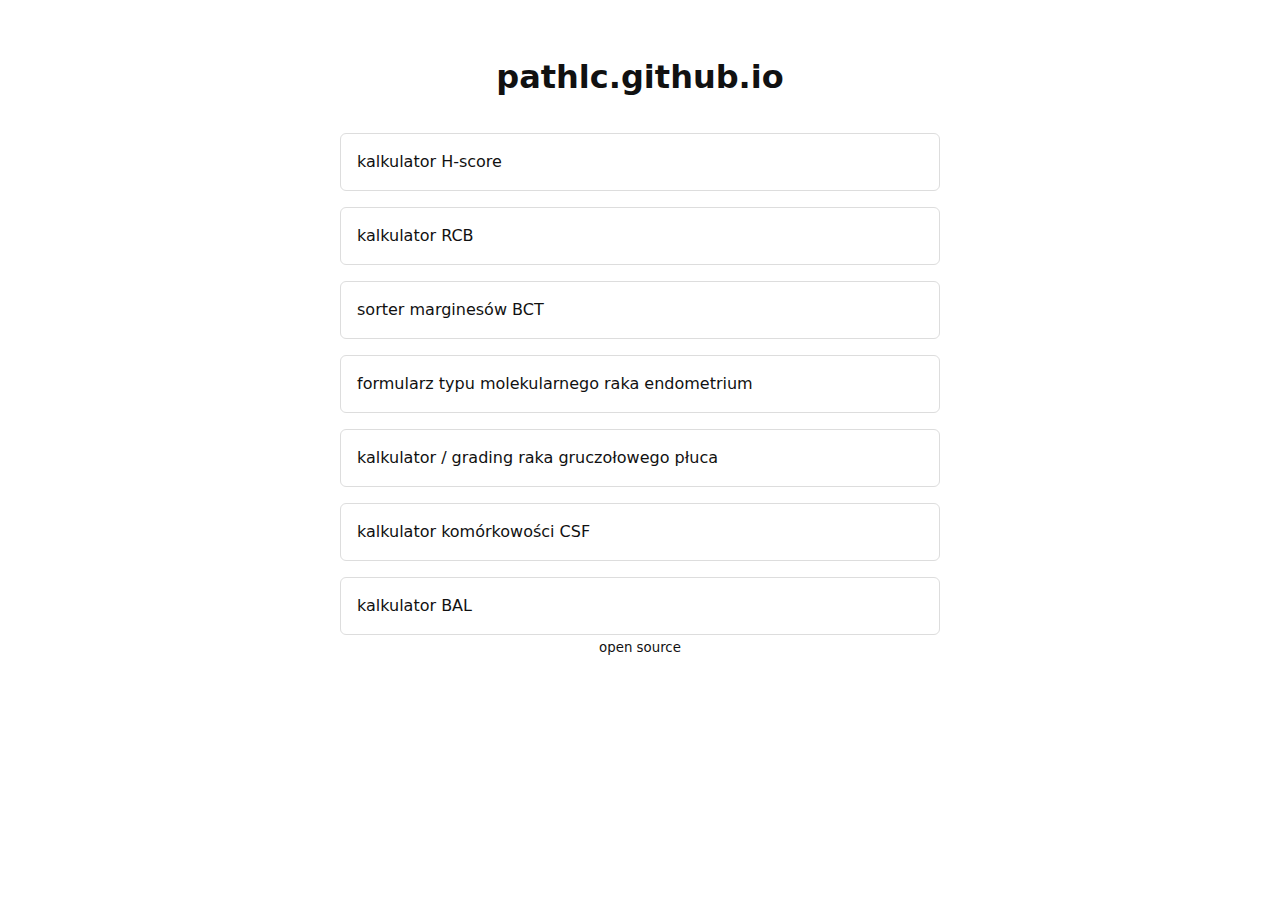
<file: index.html>
<!DOCTYPE html>
<html lang="pl">
<head>
  <meta charset="utf-8" />
  <meta name="viewport" content="width=device-width, initial-scale=1" />
  <title>pathlc tools</title>
  <link rel="stylesheet" href="css/style.css">
</head>
<body>
  <header>
    <h1>pathlc.github.io</h1>
    <!-- p>proste narzędzia dla patologów</p -->
  </header>

  <main class="grid">
    <a class="card" href="tools/hscore.html">kalkulator H-score</a>
    <a class="card" href="tools/rcb.html">kalkulator RCB</a>
    <a class="card" href="tools/bct.html">sorter marginesów BCT</a>
    <a class="card" href="tools/ecc.html">formularz typu molekularnego raka endometrium</a>
    <a class="card" href="tools/adenocalung.html">kalkulator / grading raka gruczołowego płuca</a>
    <a class="card" href="tools/csf.html">kalkulator komórkowości CSF</a>
    <a class="card" href="tools/bal.html">kalkulator BAL</a>
    <!-- dorzuć kolejne -->
  </main>

  <footer>
    <small>open source</small>
  </footer>
</body>
</html>
</file>
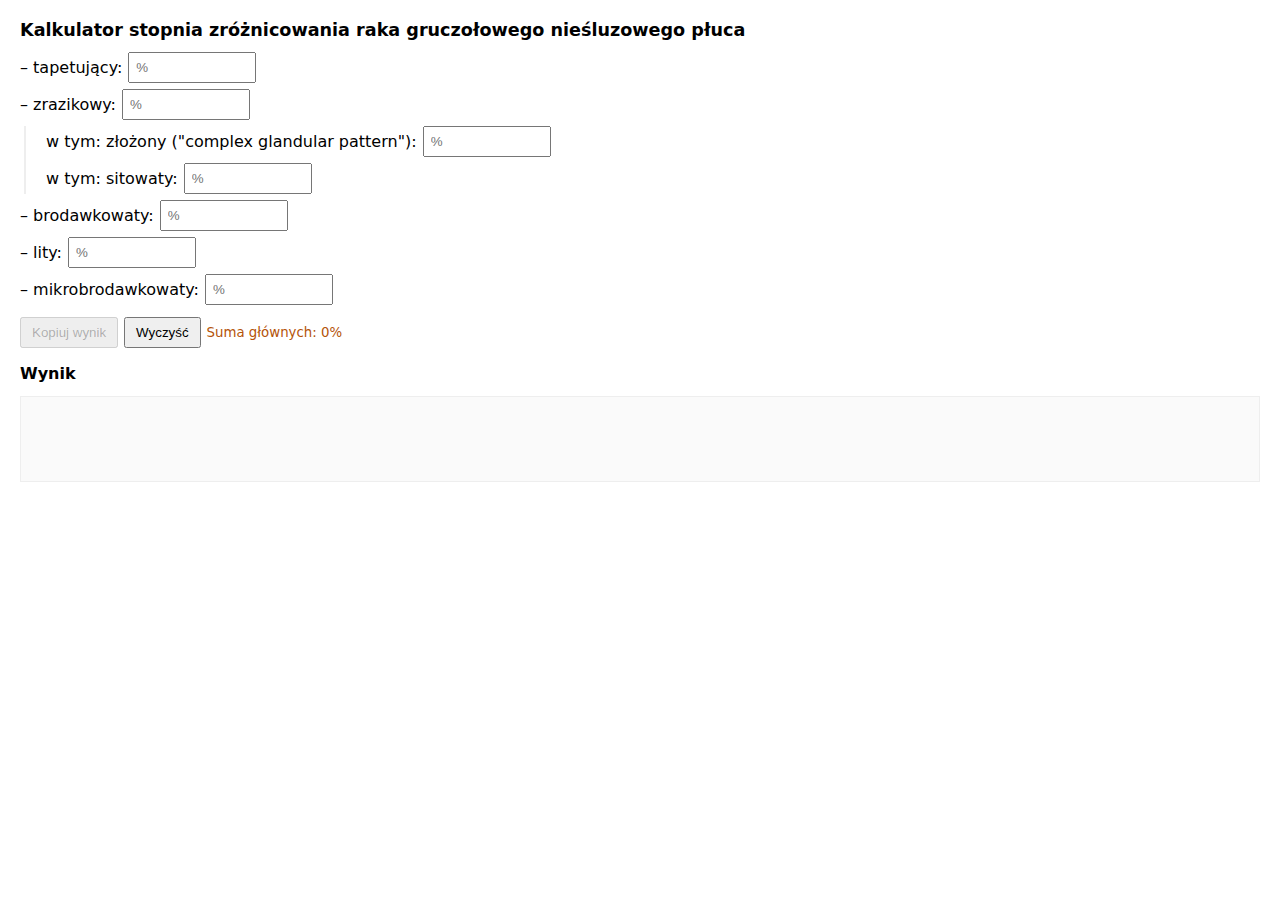
<file: tools/adenocalung.html>
<!doctype html>
<html lang="pl">
<head>
  <meta charset="utf-8" />
  <meta name="viewport" content="width=device-width, initial-scale=1" />
  <title>Kalkulator stopnia zróżnicowania raka gruczołowego nieśluzowego płuca</title>
  <style>
    :root { --gap: 6px; }
    body { font-family: system-ui, -apple-system, Segoe UI, Roboto, sans-serif; margin: 20px; }
    h1 { font-size: 1.1rem; margin: 0 0 12px; }
    .row { display: grid; grid-template-columns: max-content max-content; gap: 6px; align-items: center; margin-bottom: 6px; }
    label { white-space: normal; }
    input { width: 7rem; padding: 6px; }
    small { color: #666; }
    .indent { padding-left: 1.25rem; border-left: 2px solid #eee; margin-left: .25rem; }
    .actions { display: flex; gap: var(--gap); margin-top: 12px; align-items: center; }
    button { padding: 6px 10px; cursor: pointer; }
    pre { background: #fafafa; border: 1px solid #eee; padding: 10px; min-height: 4rem; white-space: pre-wrap; }
    .muted { color: #666; }
    .warn  { color: #b45309; }
    .error { color: #b91c1c; }
  </style>
</head>
<body>
  <h1>Kalkulator stopnia zróżnicowania raka gruczołowego nieśluzowego płuca</h1>

  <div class="row">
    <label for="tapetujacy">– tapetujący:</label>
    <input id="tapetujacy" inputmode="decimal" placeholder="%" />
  </div>

  <div class="row">
    <label for="zrazikowy">– zrazikowy:</label>
    <input id="zrazikowy" inputmode="decimal" placeholder="%" />
  </div>
  <div class="indent">
    <div class="row">
      <label for="zlozony">w tym: złożony ("complex glandular pattern"):</label>
      <input id="zlozony" inputmode="decimal" placeholder="%" />
    </div>
    <div class="row">
      <label for="sitowaty">w tym: sitowaty:</label>
      <input id="sitowaty" inputmode="decimal" placeholder="%" />
    </div>
  </div>

  <div class="row">
    <label for="brodawkowaty">– brodawkowaty:</label>
    <input id="brodawkowaty" inputmode="decimal" placeholder="%" />
  </div>

  <div class="row">
    <label for="lity">– lity:</label>
    <input id="lity" inputmode="decimal" placeholder="%" />
  </div>

  <div class="row">
    <label for="mikrobrodawkowaty">– mikrobrodawkowaty:</label>
    <input id="mikrobrodawkowaty" inputmode="decimal" placeholder="%" />
  </div>

  <div class="actions">
    <button id="kopiuj" type="button">Kopiuj wynik</button>
    <button id="reset" type="button">Wyczyść</button>
    <small id="suma" class="muted" aria-live="polite"></small>
  </div>

  <h2 style="font-size:1rem;margin-top:16px;">Wynik</h2>
  <pre id="wynik" aria-live="polite"></pre>
  <div id="uwagi" class="muted" aria-live="polite"></div>

  <script>
    // ===== Elementy i stan =====
    const ids = ['tapetujacy','zrazikowy','brodawkowaty','lity','mikrobrodawkowaty','zlozony','sitowaty'];
    const el = {};
    for (const id of ids) el[id] = document.getElementById(id);
    const wynik = document.getElementById('wynik');
    const suma  = document.getElementById('suma');
    const uwagi = document.getElementById('uwagi');
    const btnCopy = document.getElementById('kopiuj');
    const btnReset = document.getElementById('reset');

    let lastEdited = null;
    let isAdjusting = false;

    // ===== Utils =====
    function parsePct(input) {
      const raw = ((input && input.value) ? input.value : '').trim().replace(',', '.');
      if (!raw) return { n: 0, hasValue: false };
      const n = Number.parseFloat(raw);
      if (!Number.isFinite(n)) return { n: 0, hasValue: false };
      return { n: Math.max(0, n), hasValue: true };
    }
    function fmt(n) { return n.toLocaleString('pl-PL', { maximumFractionDigits: 2 }); }

    // ===== Logika =====
    function compute() {
      // Parsowanie
      const tap = parsePct(el.tapetujacy);
      const zr  = parsePct(el.zrazikowy);
      const bro = parsePct(el.brodawkowaty);
      const lit = parsePct(el.lity);
      const mik = parsePct(el.mikrobrodawkowaty);
      const zlo = parsePct(el.zlozony);
      const sit = parsePct(el.sitowaty);

      // Ograniczenie: suma podtypów zrazikowego ≤ zrazikowy
      let didClamp = false;
      if (zr.hasValue) {
        const limit = zr.n;
        const zloVal = zlo.hasValue ? zlo.n : 0;
        const sitVal = sit.hasValue ? sit.n : 0;
        if (zloVal + sitVal > limit + 1e-9) {
          isAdjusting = true;
          if (lastEdited === 'zlozony') {
            const newZlo = Math.max(0, limit - sitVal);
            el.zlozony.value = newZlo.toLocaleString('pl-PL', { maximumFractionDigits: 2 });
            zlo.n = newZlo; zlo.hasValue = true;
          } else if (lastEdited === 'sitowaty') {
            const newSit = Math.max(0, limit - zloVal);
            el.sitowaty.value = newSit.toLocaleString('pl-PL', { maximumFractionDigits: 2 });
            sit.n = newSit; sit.hasValue = true;
          } else {
            if (sitVal >= zloVal) {
              const newSit = Math.max(0, limit - zloVal);
              el.sitowaty.value = newSit.toLocaleString('pl-PL', { maximumFractionDigits: 2 });
              sit.n = newSit; sit.hasValue = true;
            } else {
              const newZlo = Math.max(0, limit - sitVal);
              el.zlozony.value = newZlo.toLocaleString('pl-PL', { maximumFractionDigits: 2 });
              zlo.n = newZlo; zlo.hasValue = true;
            }
          }
          isAdjusting = false;
          didClamp = true;
        }
      }

      // Zbierz główne komponenty
      const main = [
        { key: 'tapetujący', value: tap.n, shown: tap.hasValue },
        { key: 'zrazikowy', value: zr.n, shown: zr.hasValue, sub: { zlozony: zlo, sitowaty: sit } },
        { key: 'brodawkowaty', value: bro.n, shown: bro.hasValue },
        { key: 'lity', value: lit.n, shown: lit.hasValue },
        { key: 'mikrobrodawkowaty', value: mik.n, shown: mik.hasValue }
      ].filter(function(x){ return x.shown && x.value > 0; });

      // Sort malejąco
      main.sort(function(a,b){ return b.value - a.value; });

      // Wylicz stopień IASLC (G1–G3)
      var grade = null;
      var gradeNote = null;
      var highGradeTotal = (lit && lit.hasValue ? lit.n : 0) + (mik && mik.hasValue ? mik.n : 0) + (sit && sit.hasValue ? sit.n : 0) + (zlo && zlo.hasValue ? zlo.n : 0);
      if (main.length) {
        try {
          if (highGradeTotal >= 20 - 1e-9) {
            grade = 3;
          } else {
            var domKey = main[0] ? main[0].key : null;
            if (domKey === 'tapetujący') grade = 1;
            else if (domKey === 'zrazikowy' || domKey === 'brodawkowaty') grade = 2;
            else {
              grade = 2; // fallback
              if ((main[0] ? main[0].value : 0) < 20 - 1e-9 && (domKey === 'lity' || domKey === 'mikrobrodawkowaty')) {
                gradeNote = 'Uwaga: dominujący wzorzec wysokogradowy <20%; sprawdź klasyfikację ręcznie.';
              }
            }
          }
        } catch (e) {
          console.warn('Grade compute error:', e);
          grade = null;
        }
      }

      // Render wg szablonu + linia stopnia
      const out = [];
      if (main.length) {
        out.push('Stopień histologicznego zróżnicowania: G' + (grade != null ? grade : '—'));
        out.push('');
        out.push('Dominujący wzorzec utkania:');
        const d = main[0];
        let domLine = '- ' + d.key + ': ' + fmt(d.value) + '%';
        if (d.key === 'zrazikowy') {
          const parts = [];
          if (d.sub && d.sub.zlozony && d.sub.zlozony.hasValue && d.sub.zlozony.n > 0) parts.push('złożony ("complex glandular pattern"): ' + fmt(d.sub.zlozony.n) + '%');
          if (d.sub && d.sub.sitowaty && d.sub.sitowaty.hasValue && d.sub.sitowaty.n > 0) parts.push('sitowaty: ' + fmt(d.sub.sitowaty.n) + '%');
          if (parts.length) domLine += ', w tym ' + parts.join(', ');
        }
        out.push(domLine);
        const rest = main.slice(1);
        if (rest.length) {
          out.push('Pozostałe wzorce utkania:');
          for (let i=0;i<rest.length;i++) {
            const r = rest[i];
            let line = '- ' + r.key + ': ' + fmt(r.value) + '%';
            if (r.key === 'zrazikowy') {
              const parts = [];
              if (r.sub && r.sub.zlozony && r.sub.zlozony.hasValue && r.sub.zlozony.n > 0) parts.push('złożony ("complex glandular pattern"): ' + fmt(r.sub.zlozony.n) + '%');
              if (r.sub && r.sub.sitowaty && r.sub.sitowaty.hasValue && r.sub.sitowaty.n > 0) parts.push('sitowaty: ' + fmt(r.sub.sitowaty.n) + '%');
              if (parts.length) line += ', w tym ' + parts.join(', ');
            }
            out.push(line);
          }
        }
      }
      wynik.innerText = out.join('\n');

      // Suma top-level i uwagi
      const topSum = (tap.hasValue ? tap.n : 0) + (zr.hasValue ? zr.n : 0) + (bro.hasValue ? bro.n : 0) + (lit.hasValue ? lit.n : 0) + (mik.hasValue ? mik.n : 0);
      suma.textContent = 'Suma głównych: ' + fmt(topSum) + '%';
      suma.className = topSum === 100 ? 'muted' : (topSum > 100 ? 'error' : 'warn');

      const notes = [];
      if (didClamp) notes.push('Skorygowano: suma podtypów ograniczona do wartości „zrazikowy”.');
      else if ((zlo.hasValue || sit.hasValue) && !zr.hasValue) notes.push('Info: podano podtypy zrazikowego, ale brak wartości dla "zrazikowy".');
      if (typeof gradeNote === 'string' && gradeNote) notes.push(gradeNote);
      uwagi.textContent = notes.join(' ');

      btnCopy.disabled = wynik.innerText.trim() === '';
    }

    function fallbackCopy(text) {
      const ta = document.createElement('textarea');
      ta.value = text;
      ta.setAttribute('readonly', '');
      ta.style.position = 'fixed';
      ta.style.opacity = '0';
      ta.style.left = '-9999px';
      document.body.appendChild(ta);
      ta.focus();
      ta.select();
      ta.setSelectionRange(0, ta.value.length);
      let ok = false; try { ok = document.execCommand && document.execCommand('copy'); } catch (_) {}
      document.body.removeChild(ta);
      return !!ok;
    }

    function copyOut() {
      const text = wynik.innerText.trim(); if (!text) return;
      const success = () => { btnCopy.textContent = 'Skopiowano!'; setTimeout(() => (btnCopy.textContent = 'Kopiuj wynik'), 1200); };
      const failure = (why) => { btnCopy.textContent = 'Nie skopiowano'; setTimeout(() => (btnCopy.textContent = 'Kopiuj wynik'), 1500); console.warn('Clipboard copy failed:', why); };
      if (navigator.clipboard && navigator.clipboard.writeText) {
        navigator.clipboard.writeText(text).then(success).catch(() => { const ok = fallbackCopy(text); ok ? success() : failure('fallback failed'); });
      } else { const ok = fallbackCopy(text); ok ? success() : failure('no clipboard & fallback failed'); }
    }

    function resetAll() { for (const id of ids) el[id].value = ''; compute(); }

    function tryCompute() { try { compute(); } catch (e) { console.error(e); uwagi.textContent = 'Błąd: ' + (e && e.message ? e.message : e); wynik.innerText = ''; } }

    // Zdarzenia
    for (const id of ids) el[id].addEventListener('input', function(){ if (isAdjusting) return; lastEdited = id; tryCompute(); });

    // Nawigacja Enter/Shift+Enter między polami w kolejności widocznej w DOM
    const inputsOrdered = Array.from(document.querySelectorAll('input'));
    inputsOrdered.forEach((inp, idx) => {
      inp.addEventListener('keydown', function(ev){
        if (ev.key === 'Enter') {
          ev.preventDefault();
          tryCompute();
          const dir = ev.shiftKey ? -1 : 1;
          let j = idx + dir;
          if (j < 0) j = inputsOrdered.length - 1;
          if (j >= inputsOrdered.length) j = 0;
          const next = inputsOrdered[j];
          next.focus();
          if (typeof next.select === 'function') next.select();
        }
      });
    });
    btnCopy.addEventListener('click', copyOut);
    btnReset.addEventListener('click', resetAll);

    // Start
    tryCompute();

    // ===== Testy ręczne (runTests) =====
    function setValues(map) { for (const k in map) if (el[k]) el[k].value = map[k]; tryCompute(); }
    function getLines() { return wynik.innerText.trim().split(/\n+/).filter(Boolean); }
    function assert(cond, msg) { if (!cond) throw new Error(msg || 'Assertion failed'); }
    function clearAll() { resetAll(); }

    function runTests() {
      const original = {}; ids.forEach(id => original[id] = el[id].value);
      let passed = 0, failed = 0; const results = [];
      function test(name, fn) { try { fn(); passed++; results.push('✔ ' + name); } catch (e) { failed++; results.push('✘ ' + name + ': ' + e.message); } }

      test('Grade & headings', () => {
        clearAll(); setValues({ tapetujacy: '10', zrazikowy: '50', brodawkowaty: '30', mikrobrodawkowaty: '10' });
        const lines = getLines();
        assert(lines[0].indexOf('Stopień histologicznego zróżnicowania: G') === 0, 'Grade heading present');
        assert(lines[1] === 'Dominujący wzorzec utkania:', 'Dominujący heading present');
        const domLine = lines.find(l => l.indexOf('- zrazikowy:') === 0);
        assert(!!domLine && domLine.indexOf('50%') > -1, 'Dominant value 50%');
        assert(lines.indexOf('Pozostałe wzorce utkania:') > -1, 'Pozostałe heading present');
        assert(lines.some(l => l.indexOf('- brodawkowaty: 30') > -1), 'Contains brodawkowaty: 30%');
      });

      test('Clamp subtypes & dominant format', () => {
        clearAll(); setValues({ zrazikowy: '20', zlozony: '15', sitowaty: '10' });
        lastEdited = 'sitowaty'; tryCompute();
        const dom = getLines().find(l => l.indexOf('- zrazikowy:') === 0) || '';
        assert(dom.indexOf('- zrazikowy: 20') > -1, 'Dominant zrazikowy: 20%');
        assert(dom.indexOf(', w tym ') > -1 && dom.indexOf(', w tym:') === -1, 'Comma and no colon before "w tym"');
        assert(dom.indexOf('złożony ("complex glandular pattern"): 15%') > -1 && dom.indexOf('sitowaty: 5%') > -1, 'Subtypes 15% and 5%');
      });

      test('Decimal comma', () => {
        clearAll(); setValues({ brodawkowaty: '12,5' });
        const lines = getLines();
        assert(lines[0].indexOf('Stopień histologicznego zróżnicowania: G') === 0, 'Grade line present');
        assert(lines.some(l => l.indexOf('12,5%') > -1), 'Comma formatted 12,5%');
      });

      test('G3 when HG ≥20%', () => {
        clearAll(); setValues({ zrazikowy: '30', lity: '10', mikrobrodawkowaty: '10' });
        const first = getLines()[0] || '';
        assert(first === 'Stopień histologicznego zróżnicowania: G3', 'Expect G3 when HG sum ≥20%');
      });

      test('G1 when lepidic predominant & low HG', () => {
        clearAll(); setValues({ tapetujacy: '60', zrazikowy: '30', lity: '5', mikrobrodawkowaty: '5' });
        const first = getLines()[0] || '';
        assert(first === 'Stopień histologicznego zróżnicowania: G1', 'Expect G1');
      });

      test('G2 when acinar predominant & low HG', () => {
        clearAll(); setValues({ zrazikowy: '70', brodawkowaty: '20', lity: '5' });
        const first = getLines()[0] || '';
        assert(first === 'Stopień histologicznego zróżnicowania: G2', 'Expect G2');
      });

      // Restore
      for (const id of ids) el[id].value = original[id]; tryCompute();
      const summary = 'Tests passed: ' + passed + ', failed: ' + failed; console.log(summary); results.forEach(r => console.log(r));
      return { passed, failed, results };
    }
    window.runTests = runTests;

    // Użytkowy przykład
    window.runUserExample = function() {
      resetAll();
      setValues({ zrazikowy: '50', zlozony: '20', tapetujacy: '30', lity: '20' });
      return wynik.innerText;
    };
  </script>
</body>
</html>
</file>
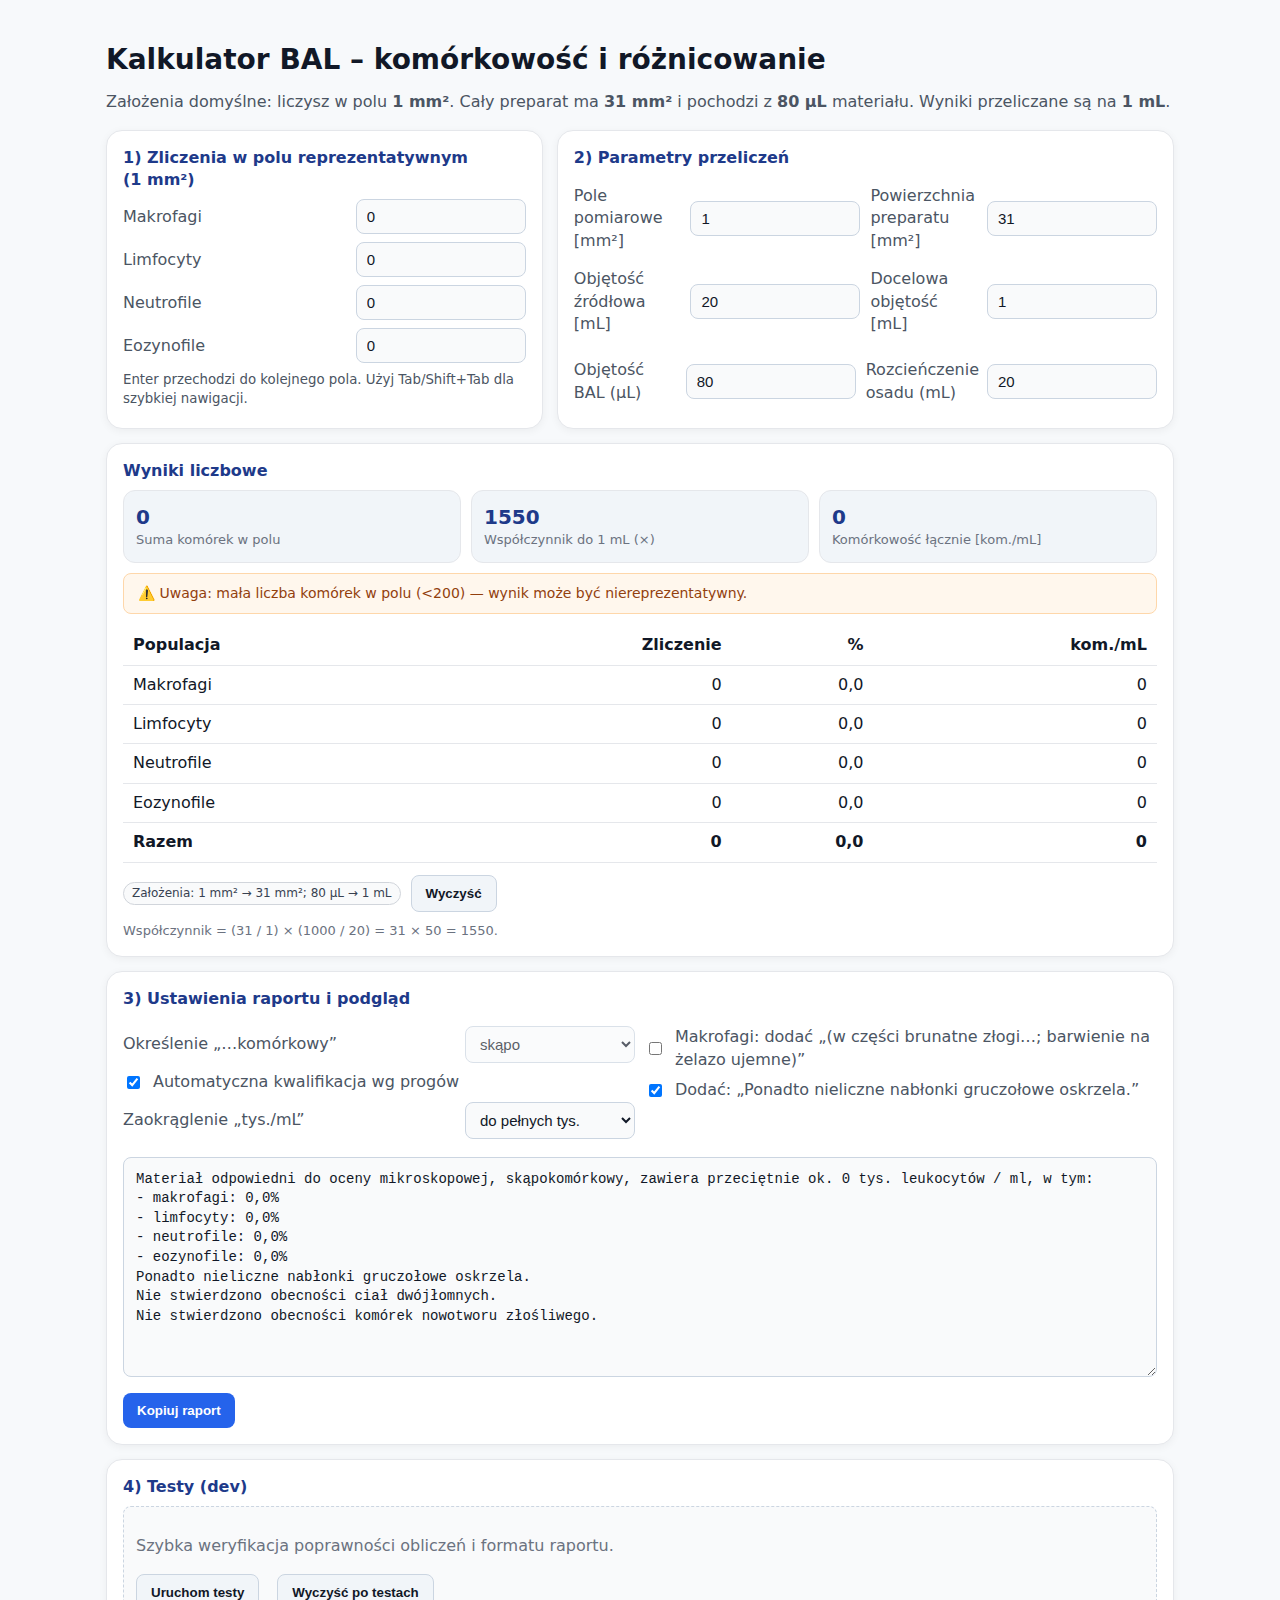
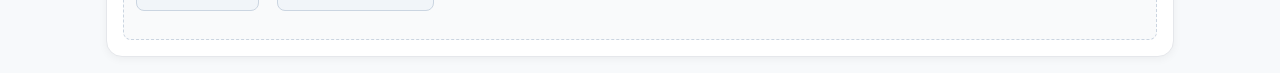
<file: tools/bal.html>
<!DOCTYPE html>
<html lang="pl">
<head>
  <meta charset="utf-8" />
  <meta name="viewport" content="width=device-width, initial-scale=1" />
  <title>Kalkulator BAL – komórkowość i różnicowanie</title>
  <style>
    :root{ --bg:#f7f9fb; --card:#ffffff; --muted:#4b5563; --text:#111827; --accent:#2563eb; --ok:#059669; --warn:#b45309; }
    *{box-sizing:border-box}
    html,body{height:100%}
    body{margin:0;background:var(--bg);color:var(--text);font:16px/1.4 system-ui,Segoe UI,Roboto,Ubuntu,Helvetica,Arial,sans-serif}
    .wrap{max-width:1100px;margin:24px auto;padding:16px}
    h1{font-size:clamp(20px,3.6vw,28px);margin:0 0 12px 0}
    p.sub{margin:0 0 16px 0;color:var(--muted)}
    .grid{display:grid;grid-template-columns:repeat(12,1fr);gap:14px}
    .card{background:var(--card);border:1px solid #e5e7eb;border-radius:16px;box-shadow:0 2px 8px rgba(0,0,0,.05)}
    .card h2{font-size:16px;margin:0 0 8px 0;color:#1e3a8a}
    .pad{padding:16px}
    label{display:grid;grid-template-columns:1fr auto;gap:8px;align-items:center;margin:8px 0}
    label span{color:var(--muted)}
    input[type=number], select{width:170px;background:#f9fafb;border:1px solid #cbd5e1;color:var(--text);border-radius:8px;padding:8px 10px;font-size:15px;outline:none}
    input[type=number]:focus, select:focus{border-color:var(--accent);box-shadow:0 0 0 3px rgba(37,99,235,.25)}
    small.hint{display:block;color:var(--muted);margin-top:6px}
    .row{display:flex;gap:10px;flex-wrap:wrap;align-items:center}
    .kpi{display:grid;grid-template-columns:repeat(3,minmax(0,1fr));gap:10px}
    .kpi .item{background:#f1f5f9;border:1px solid #e5e7eb;border-radius:12px;padding:12px}
    .kpi .item .val{font-size:20px;font-weight:700;color:#1e3a8a}
    .kpi .item .lbl{color:#6b7280;font-size:13px}
    .warnBox{margin-top:10px;padding:10px 14px;background:#fff7ed;border:1px solid #fed7aa;border-radius:8px;color:#92400e;font-size:14px;display:none}
    table{width:100%;border-collapse:collapse}
    th,td{padding:8px 10px;border-bottom:1px solid #e5e7eb;text-align:right}
    th:nth-child(1),td:nth-child(1){text-align:left}
    tfoot td{font-weight:700}
    .muted{color:#6b7280}
    .pill{display:inline-block;padding:2px 8px;border-radius:999px;border:1px solid #d1d5db;font-size:12px;color:#374151;background:#f9fafb}
    .btn{appearance:none;border:1px solid #cbd5e1;background:#f1f5f9;color:var(--text);padding:10px 14px;border-radius:8px;cursor:pointer;font-weight:600}
    .btn:hover{background:#e0e7ff}
    .btn.copy{background:#2563eb;color:#fff;border:none}
    .footer{color:#6b7280;font-size:13px;margin-top:10px}
    textarea{width:100%;min-height:220px;background:#f9fafb;color:#111827;border:1px solid #cbd5e1;border-radius:8px;padding:12px;font:14px/1.4 ui-monospace, SFMono-Regular, Menlo, Consolas, "Liberation Mono", monospace}
    .controls{display:grid;grid-template-columns:repeat(12,1fr);gap:10px}
    .controls .col{grid-column:span 6}
    .tests{background:#f9fafb;border:1px dashed #cbd5e1;border-radius:8px;padding:12px;color:#111827}
    .tests button{margin-right:8px}
    @media (max-width:900px){.kpi{grid-template-columns:1fr}.controls .col{grid-column:span 12}}
  </style>
</head>
<body>
  <div class="wrap">
    <h1>Kalkulator BAL – komórkowość i różnicowanie</h1>
    <p class="sub">Założenia domyślne: liczysz w polu <b>1&nbsp;mm²</b>. Cały preparat ma <b>31&nbsp;mm²</b> i pochodzi z <b>80&nbsp;µL</b> materiału. Wyniki przeliczane są na <b>1&nbsp;mL</b>.</p>

    <div class="grid">
      <section class="card pad" style="grid-column: span 5;">
        <h2>1) Zliczenia w polu reprezentatywnym (1&nbsp;mm²)</h2>
        <label><span>Makrofagi</span><input class="cell-input" id="mac" type="number" inputmode="numeric" min="0" step="1" value="0"/></label>
        <label><span>Limfocyty</span><input class="cell-input" id="lim" type="number" inputmode="numeric" min="0" step="1" value="0"/></label>
        <label><span>Neutrofile</span><input class="cell-input" id="neu" type="number" inputmode="numeric" min="0" step="1" value="0"/></label>
        <label><span>Eozynofile</span><input class="cell-input" id="eos" type="number" inputmode="numeric" min="0" step="1" value="0"/></label>
        <small class="hint">Enter przechodzi do kolejnego pola. Użyj Tab/Shift+Tab dla szybkiej nawigacji.</small>
      </section>

      <section class="card pad" style="grid-column: span 7;">
        <h2>2) Parametry przeliczeń</h2>
        <div class="row">
          <label style="flex:1"><span>Pole pomiarowe [mm²]</span><input id="areaField" type="number" min="0" step="1" value="1" /></label>
          <label style="flex:1"><span>Powierzchnia preparatu [mm²]</span><input id="areaTotal" type="number" min="0" step="1" value="31" /></label>
        </div>
        <div class="row">
          <label style="flex:1"><span>Objętość źródłowa [mL]</span><input id="volSource" type="number" min="0" step="1" value="20" /></label>
          <label style="flex:1"><span>Docelowa objętość [mL]</span><input id="volTarget" type="number" min="0" step="1" value="1" /></label>
        </div>
        <div class="row" style="margin-top:8px">
          <label style="flex:1"><span>Objętość BAL (µL)</span><input id="volBAL" type="number" min="0" step="10" value="80" placeholder="" /></label>
          <label style="flex:1"><span>Rozcieńczenie osadu (mL)</span><input id="volResusp" type="number" min="0" step="5" value="20" /></label>
        </div>
      </section>

      <section class="card pad" style="grid-column: span 12;">
        <h2>Wyniki liczbowe</h2>
        <div class="kpi" style="margin-bottom:10px">
          <div class="item">
            <div class="val" id="sumField">0</div>
            <div class="lbl">Suma komórek w polu</div>
          </div>
          <div class="item">
            <div class="val" id="factor">—</div>
            <div class="lbl">Współczynnik do 1&nbsp;mL (×)</div>
          </div>
          <div class="item">
            <div class="val" id="cellsPerMl">0</div>
            <div class="lbl">Komórkowość łącznie [kom./mL]</div>
          </div>
        </div>
        <div class="warnBox" id="warnLowCells">⚠️ Uwaga: mała liczba komórek w polu (&lt;200) — wynik może być niereprezentatywny.</div>

        <table aria-label="Tabela wyników różnicowania" style="margin-top:12px">
          <thead>
            <tr>
              <th>Populacja</th>
              <th>Zliczenie</th>
              <th>%</th>
              <th>kom./mL</th>
            </tr>
          </thead>
          <tbody>
            <tr><td>Makrofagi</td><td id="macN">0</td><td id="macPct">0</td><td id="macMl">0</td></tr>
            <tr><td>Limfocyty</td><td id="limN">0</td><td id="limPct">0</td><td id="limMl">0</td></tr>
            <tr><td>Neutrofile</td><td id="neuN">0</td><td id="neuPct">0</td><td id="neuMl">0</td></tr>
            <tr><td>Eozynofile</td><td id="eosN">0</td><td id="eosPct">0</td><td id="eosMl">0</td></tr>
          </tbody>
          <tfoot>
            <tr><td>Razem</td><td id="sumN">0</td><td id="sumPct">100</td><td id="sumMl">0</td></tr>
          </tfoot>
        </table>

        <div class="row" style="margin-top:12px">
          <span class="pill" id="assumption">Założenia: 1&nbsp;mm² → <span id="areaInfo">31</span>&nbsp;mm²; 80&nbsp;µL → 1&nbsp;mL</span>
          <button class="btn" id="btnReset" type="button">Wyczyść</button>
        </div>
        <div class="footer" id="footNote">Współczynnik = (pow. preparatu / pow. pola) × (docelowa objętość [µL] / objętość źródłowa [µL]) = 31 × 12,5 = 387,5.</div>
      </section>

      <section class="card pad" style="grid-column: span 12;">
        <h2>3) Ustawienia raportu i podgląd</h2>
        <div class="controls">
          <div class="col">
            <label><span>Określenie „…komórkowy”</span>
              <select id="cellularityQual">
                <option value="umiarkowanie">umiarkowanie </option>
                <option value="skąpo">skąpo </option>
                <option value="obficie">obficie </option>
              </select>
            </label>
            <label style="grid-template-columns:auto 1fr;gap:10px"><input type="checkbox" id="autoQual" checked/> <span>Automatyczna kwalifikacja wg progów</span></label>
            <label><span>Zaokrąglenie „tys./mL”</span>
              <select id="kDigits">
                <option value="0">do pełnych tys.</option>
                <option value="1">1 miejsce po przecinku</option>
              </select>
            </label>
          </div>
          <div class="col">
            <label style="grid-template-columns:auto 1fr;gap:10px"><input type="checkbox" id="addIronNote"/> <span>Makrofagi: dodać „(w części brunatne złogi…; barwienie na żelazo ujemne)”</span></label>
            <label style="grid-template-columns:auto 1fr;gap:10px"><input type="checkbox" id="addBronchialEpith" checked/> <span>Dodać: „Ponadto nieliczne nabłonki gruczołowe oskrzela.”</span></label>
          </div>
        </div>
        <div style="margin-top:10px">
          <textarea id="reportOut" spellcheck="false"></textarea>
        </div>
        <div class="row" style="margin-top:10px">
          <button class="btn copy" id="btnCopyReport" type="button">Kopiuj raport</button>
        </div>
      </section>

      <section class="card pad" style="grid-column: span 12;">
        <h2>4) Testy (dev)</h2>
        <div class="tests">
          <p class="muted">Szybka weryfikacja poprawności obliczeń i formatu raportu.</p>
          <div class="row">
            <button class="btn" id="btnRunTests" type="button">Uruchom testy</button>
            <button class="btn" id="btnResetAfterTests" type="button">Wyczyść po testach</button>
          </div>
          <ul id="testResults"></ul>
        </div>
      </section>
    </div>
  </div>

  <script>
    const $ = (id)=>document.getElementById(id);
    const ids = ["mac","lim","neu","eos","areaField","areaTotal","volSource","volTarget","volBAL","volResusp","cellularityQual","kDigits","addIronNote","addBronchialEpith","autoQual"];

    function valNum(id){ const el=$(id); const v=el?el.valueAsNumber:NaN; return Number.isFinite(v)?v:0; }
    function fmtInt(n){ if(!Number.isFinite(n)) return "—"; return Math.round(n).toLocaleString('pl-PL'); }
    function fmtPct(n){ if(!Number.isFinite(n)) return "0,0"; return (Math.round(n*10)/10).toLocaleString('pl-PL', {minimumFractionDigits:1, maximumFractionDigits:1}); }
    function fmtFactor(n){ if(!Number.isFinite(n)) return "—"; return (Math.round(n*1000)/1000).toLocaleString('pl-PL'); }
    function fmtFixed(n, d){ if(!Number.isFinite(n)) return "—"; const p=Math.pow(10,d); const r=Math.round(n*p)/p; return r.toLocaleString('pl-PL',{minimumFractionDigits:d,maximumFractionDigits:d}); }
    function qualFromKVal(k){ if(k<20) return 'skąpo'; if(k>=100) return 'obficie'; return 'umiarkowanie'; }

    function compute(){
      const mac=Math.max(0,valNum('mac')), lim=Math.max(0,valNum('lim')), neu=Math.max(0,valNum('neu')), eos=Math.max(0,valNum('eos'));
      const sum=mac+lim+neu+eos;

      const aField=Math.max(0.0001,valNum('areaField')); const aTotal=Math.max(0.0001,valNum('areaTotal'));
      const vSrc=Math.max(0.0001,valNum('volSource')); const vTgt_mL=Math.max(0.000001,valNum('volTarget')); const vTgt_uL=vTgt_mL*1000;
      const areaFactor=aTotal/aField, volFactor=vTgt_uL/vSrc, factor=areaFactor*volFactor;

      $("sumField").textContent=sum.toLocaleString('pl-PL');
      $("factor").textContent=fmtFactor(factor);

      // Korekta × (B/A) — włączona domyślnie, jeśli A podano
      const A = Math.max(0.0001, valNum('volBAL'));
      const B = Math.max(0.0001, valNum('volResusp'));
      let correction = 1; if (A > 0) correction = B / A;

      const rows=[{n:mac,nId:'macN',pctId:'macPct',mlId:'macMl'},{n:lim,nId:'limN',pctId:'limPct',mlId:'limMl'},{n:neu,nId:'neuN',pctId:'neuPct',mlId:'neuMl'},{n:eos,nId:'eosN',pctId:'eosPct',mlId:'eosMl'}];
      for(const r of rows){ const pct=sum>0?(r.n/sum*100):0; const perMl=r.n*factor*correction; $(r.nId).textContent=r.n.toLocaleString('pl-PL'); $(r.pctId).textContent=fmtPct(pct); $(r.mlId).textContent=fmtInt(perMl); }

      $("sumN").textContent=sum.toLocaleString('pl-PL');
      $("sumPct").textContent=sum>0?"100,0":"0,0";
      const totalPerMl = sum*factor*correction; $("sumMl").textContent=fmtInt(totalPerMl); $("cellsPerMl").textContent=fmtInt(totalPerMl);

      $("areaInfo").textContent=(aTotal/aField).toLocaleString('pl-PL');
      $("footNote").textContent=`Współczynnik = (${aTotal.toLocaleString('pl-PL')} / ${aField.toLocaleString('pl-PL')}) × (${vTgt_uL.toLocaleString('pl-PL')} / ${vSrc.toLocaleString('pl-PL')}) = ${fmtFactor(areaFactor)} × ${fmtFactor(volFactor)} = ${fmtFactor(factor)}.`;

      // Ostrzeżenie o niereprezentatywności <200
      $("warnLowCells").style.display = sum < 200 ? 'block' : 'none';

      // Auto/manual select enable state
      const auto=$("autoQual").checked; $("cellularityQual").disabled=auto;

      updateReport();
    }

    function genReportText(){
      const addIron=$("addIronNote").checked; const addBronch=$("addBronchialEpith").checked; const kDigits=parseInt($("kDigits").value,10)||0; const auto=$("autoQual").checked;
      const macPct=$("macPct").textContent, limPct=$("limPct").textContent, neuPct=$("neuPct").textContent, eosPct=$("eosPct").textContent;

      const aField=Math.max(0.0001,valNum('areaField')); const aTotal=Math.max(0.0001,valNum('areaTotal')); const vSrc=Math.max(0.0001,valNum('volSource')); const vTgt_mL=Math.max(0.000001,valNum('volTarget')); const vTgt_uL=vTgt_mL*1000;
      const areaFactor=aTotal/aField, volFactor=vTgt_uL/vSrc, factor=areaFactor*volFactor;
      const A = Math.max(0.0001, valNum('volBAL'));
      const B = Math.max(0.0001, valNum('volResusp'));
      let correction = 1; if (A > 0) correction = B / A;
      const sum=valNum('mac')+valNum('lim')+valNum('neu')+valNum('eos'); const totalPerMl=sum*factor*correction; const kVal=totalPerMl/1000; const kTxt=fmtFixed(kVal,kDigits);

      const qualAuto=qualFromKVal(kVal); let qualWord=qualAuto; if(auto){ $("cellularityQual").value=qualAuto; } else { qualWord=$("cellularityQual").value.trim(); } $("cellularityQual").disabled=auto;

      const ironTxt=addIron?" (w części brunatne złogi w cytoplazmie; barwienie histochemiczne w kierunku obecności żelaza ujemne)":"";
      const bronchTxt=addBronch?"Ponadto nieliczne nabłonki gruczołowe oskrzela.":"";

      const header=`Materiał odpowiedni do oceny mikroskopowej, ${qualWord}komórkowy, zawiera przeciętnie ok. ${kTxt} tys. leukocytów / ml, w tym:`;
      const lines=[`- makrofagi: ${macPct}%${ironTxt}`,`- limfocyty: ${limPct}%`,`- neutrofile: ${neuPct}%`,`- eozynofile: ${eosPct}%`];
      const tail=`Nie stwierdzono obecności ciał dwójłomnych.\nNie stwierdzono obecności komórek nowotworu złośliwego.`;
      return [header,...lines,bronchTxt,tail].filter(Boolean).join('\n');
    }

    function updateReport(){ $("reportOut").value=genReportText(); }

    async function copyReport(){
      const btn=$("btnCopyReport"); const text=$("reportOut").value;
      if(navigator.clipboard && window.isSecureContext){ try{ await navigator.clipboard.writeText(text); btn.textContent="Skopiowano ✓"; setTimeout(()=>btn.textContent="Kopiuj raport",1600); return true; }catch(e){} }
      const ta=document.createElement('textarea'); ta.value=text; ta.setAttribute('readonly',''); ta.style.position='fixed'; ta.style.top='-10000px'; document.body.appendChild(ta); ta.focus(); ta.select(); ta.setSelectionRange(0, ta.value.length); let ok=false; try{ ok=document.execCommand('copy'); }catch(e){ ok=false; } document.body.removeChild(ta); if(ok){ btn.textContent="Skopiowano ✓"; setTimeout(()=>btn.textContent="Kopiuj raport",1600); return true; }
      try{ $("reportOut").focus(); $("reportOut").select(); }catch(_){}
      alert("Kopiowanie zablokowane przez przeglądarkę. Zaznaczyłem tekst – wciśnij Ctrl+C."); return false;
    }

    function resetAll(){ ['mac','lim','neu','eos'].forEach(id=>$(id).value=0); $("areaField").value=1; $("areaTotal").value=31; $("volSource").value=80; $("volTarget").value=1; $("cellularityQual").value='umiarkowanie'; $("kDigits").value='0'; $("addIronNote").checked=false; $("addBronchialEpith").checked=true; $("autoQual").checked=true; compute(); }

    document.addEventListener('keydown',(ev)=>{ if(ev.key==='Enter'){ const focusables=["mac","lim","neu","eos","areaField","areaTotal","volSource","volTarget"].map(id=>$(id)); const i=focusables.indexOf(document.activeElement); if(i>-1){ ev.preventDefault(); const n=focusables[i+1]||$("cellularityQual"); n.focus(); } } });

    ids.forEach(id=>$(id).addEventListener('input', compute));
    $("btnCopyReport").addEventListener('click', copyReport);
    $("btnReset").addEventListener('click', resetAll);

    // ---------- Testy ----------
    function stripSpaces(s){ return (s+"").replace(/\s/g,''); }
    function plToFloat(s){ s=stripSpaces(s).replace(',', '.'); return parseFloat(s); }
    function textDigits(s){ return (s+"").replace(/[^0-9]/g,''); }

    function snapshotState(){ return { mac:$("mac").value, lim:$("lim").value, neu:$("neu").value, eos:$("eos").value, areaField:$("areaField").value, areaTotal:$("areaTotal").value, volSource:$("volSource").value, volTarget:$("volTarget").value, volBAL:$("volBAL").value, volResusp:$("volResusp").value, cellularityQual:$("cellularityQual").value, kDigits:$("kDigits").value, addIronNote:$("addIronNote").checked, addBronchialEpith:$("addBronchialEpith").checked, autoQual:$("autoQual").checked, scrollY:window.scrollY, activeId:(document.activeElement&&document.activeElement.id)?document.activeElement.id:null }; }
    function restoreState(s){ $("mac").value=s.mac; $("lim").value=s.lim; $("neu").value=s.neu; $("eos").value=s.eos; $("areaField").value=s.areaField; $("areaTotal").value=s.areaTotal; $("volSource").value=s.volSource; $("volTarget").value=s.volTarget; if('volBAL' in s) $("volBAL").value=s.volBAL; if('volResusp' in s) $("volResusp").value=s.volResusp; $("cellularityQual").value=s.cellularityQual; $("kDigits").value=s.kDigits; $("addIronNote").checked=s.addIronNote; $("addBronchialEpith").checked=s.addBronchialEpith; $("autoQual").checked=s.autoQual; compute(); try{ if(s.activeId) $(s.activeId).focus(); window.scrollTo(0, s.scrollY||0);}catch(e){} }
    function runTests(){ const __saved=snapshotState(); try{ __runTestsCore(); } finally { restoreState(__saved); } }

    function __runTestsCore(){
      const out=$("testResults"); out.innerHTML=''; const results=[];
      function it(name, fn){ try{ fn(); results.push({name, pass:true}); } catch(e){ results.push({name, pass:false, err:e.message}); } }
      function expect(cond, msg){ if(!cond) throw new Error(msg||'Assertion failed'); }

      // TEST 1 – proste 80/10/5/5, domyślne parametry
      resetAll(); $("mac").value=80; $("lim").value=10; $("neu").value=5; $("eos").value=5; $("kDigits").value='1'; compute();
      it('Suma = 100', ()=>{ expect($("sumField").textContent.trim()==='100', 'sumField!=100'); });
      it('Współczynnik ≈ 387,5', ()=>{ expect(Math.abs(plToFloat($("factor").textContent)-387.5)<1e-9, 'factor!='+$("factor").textContent); });
      it('Komórkowość łącznie = 38 750', ()=>{ expect(textDigits($("cellsPerMl").textContent)==='38750', 'cellsPerMl!='+$("cellsPerMl").textContent); });
      it('Procenty 80,0 / 10,0 / 5,0 / 5,0', ()=>{ const a=$("macPct").textContent, b=$("limPct").textContent, c=$("neuPct").textContent, d=$("eosPct").textContent; expect(a==='80,0'&&b==='10,0'&&c==='5,0'&&d==='5,0', 'pct!= '+[a,b,c,d].join(',')); });
      it('Raport zawiera „ok. 38,8 tys.”', ()=>{ const t=$("reportOut").value; expect(/ok\.\s*38,8\s*tys\./.test(t), 'report tys wrong: '+t); });

      // TEST 2 – brak komórek → 0 oraz domyślnie włączone zdanie o nabłonkach
      resetAll(); compute();
      it('Suma=0 => % = 0,0', ()=>{ expect($("sumPct").textContent==='0,0', 'sumPct!='+$("sumPct").textContent); });
      it('Domyślnie włączone zdanie o nabłonkach', ()=>{ const t=$("reportOut").value; expect(/Ponadto nieliczne nabłonki gruczołowe oskrzela\./.test(t), 'brak zdania o nabłonkach w raporcie'); });

      // TEST 3 – klasyfikacja skąpo (<20 tys./mL)
      resetAll(); $("mac").value=40; compute();
      it('Klasyfikacja: skąpokomórkowy (<20 tys./mL)', ()=>{ const t=$("reportOut").value; expect(/skąpokomórkowy/.test(t), 'nie wykryto skąpokomórkowy'); expect($("cellularityQual").value==='skąpo','select!=skąpo'); });
      
      // TEST 4 – klasyfikacja umiarkowanie (20-<100 tys./mL)
      resetAll(); $("mac").value=60; compute();
      it('Klasyfikacja: umiarkowaniekomórkowy (20–<100 tys./mL)', ()=>{ const t=$("reportOut").value; expect(/umiarkowaniekomórkowy/.test(t), 'nie wykryto umiarkowaniekomórkowy'); expect($("cellularityQual").value==='umiarkowanie','select!=umiarkowanie'); });
      
      // TEST 5 – klasyfikacja obficie (>=100 tys./mL)
      resetAll(); $("mac").value=300; compute();
      it('Klasyfikacja: obficiekomórkowy (>=100 tys./mL)', ()=>{ const t=$("reportOut").value; expect(/obficiekomórkowy/.test(t), 'nie wykryto obficiekomórkowy'); expect($("cellularityQual").value==='obficie','select!=obficie'); });

      // TEST 6 – granica 100 tys./mL kwalifikuje do obficie
      // kVal = sum*0.3875, więc sum=259 => ~100.36 tys./mL
      resetAll(); $("mac").value=259; compute();
      it('Granica 100k -> obficie', ()=>{ const t=$("reportOut").value; expect(/obficiekomórkowy/.test(t), '100k nie sklasyfikowano jako obficie'); expect($("cellularityQual").value==='obficie','select!=obficie na granicy'); });

      // TEST 7 – manual override działa
      resetAll(); $("mac").value=300; compute(); $("autoQual").checked=false; $("cellularityQual").value='skąpo'; compute();
      it('Manual override: skąpokomórkowy mimo wysokiej k.', ()=>{ const t=$("reportOut").value; expect(/skąpokomórkowy/.test(t), 'override nie zadziałał'); expect($("cellularityQual").value==='skąpo','select!=skąpo po override'); });

      // TEST 8 – ostrzeżenie <200 widoczne
      resetAll(); $("mac").value=100; $("lim").value=50; $("neu").value=30; $("eos").value=10; compute(); // suma=190
      it('Warn <200: widoczny', ()=>{ const st=getComputedStyle($("warnLowCells")).display; expect(st==='block', 'warn nieaktywny dla <200'); });
      // i znika gdy >=200
      $("mac").value=200; $("lim").value=0; $("neu").value=0; $("eos").value=0; compute();
      it('Warn >=200: ukryty', ()=>{ const st=getComputedStyle($("warnLowCells")).display; expect(st==='none', 'warn nie zniknął dla >=200'); });

      results.forEach(r=>{ const li=document.createElement('li'); li.textContent=(r.pass?'✅ ':'❌ ')+r.name+(r.pass?'':(' — '+r.err)); out.appendChild(li); });
    }

    $("btnRunTests").addEventListener('click', runTests);
    $("btnResetAfterTests").addEventListener('click', resetAll);

    // Init
    $("addBronchialEpith").checked=true; $("autoQual").checked=true; compute();
  </script>
</body>
</html>
</file>
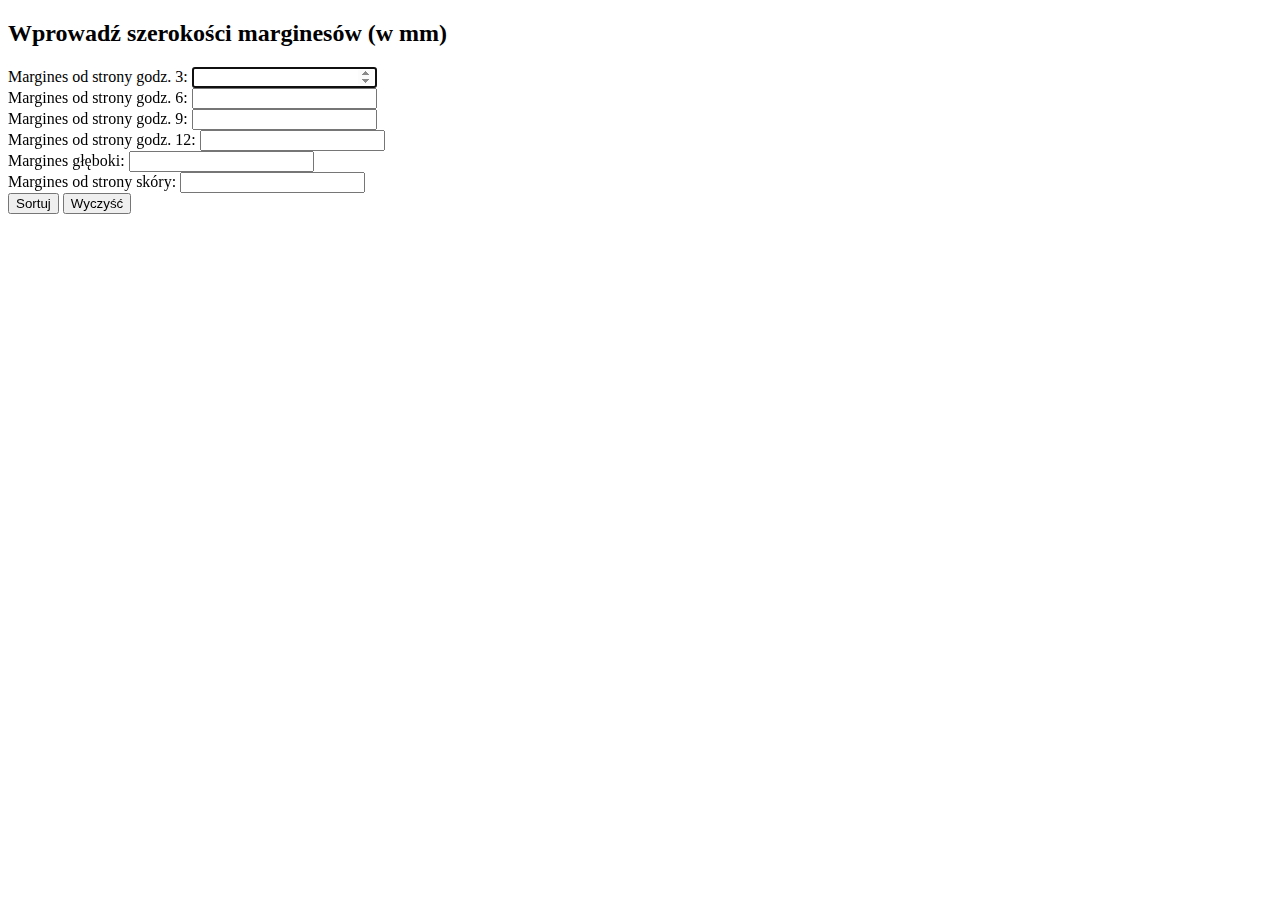
<file: tools/bct.html>
<!DOCTYPE html>
<html lang="pl">
<head>
<meta charset="UTF-8">
<meta name="viewport" content="width=device-width, initial-scale=1.0">
<title>Sortowanie Marginesów</title>
<script>
function sortMargins() {
    let margins = [
        { name: "od strony godz. 3", value: parseFloat(document.getElementById("m3").value) },
        { name: "od strony godz. 6", value: parseFloat(document.getElementById("m6").value) },
        { name: "od strony godz. 9", value: parseFloat(document.getElementById("m9").value) },
        { name: "od strony godz. 12", value: parseFloat(document.getElementById("m12").value) },
        { name: "margines głęboki", value: parseFloat(document.getElementById("mg").value) },
        { name: "od strony skóry", value: parseFloat(document.getElementById("ms").value) }
    ];
    margins.sort((a, b) => a.value - b.value);

    let output = "<h3>Guz usunięty z marginesem otaczających tkanek, o szerokości marginesów:</h3><ul>";
    let textOutput = "Guz usunięty z marginesem otaczających tkanek, o szerokości marginesów:\n";

    margins.forEach((margin, index) => {
        let formattedValue = margin.value.toLocaleString("pl-PL", { minimumFractionDigits: 1 });
        output += `<li>- ${margin.name} – <strong>${formattedValue} mm</strong></li>`;
        textOutput += `- ${margin.name} – ${formattedValue} mm`;
        if (index < margins.length - 1) {
            textOutput += ",\n";
        } else {
            textOutput += ".\n";
        }
    });

    output += "</ul><button onclick='copyToClipboard()'>Kopiuj wynik</button>";
    document.getElementById("result").innerHTML = output;
    document.getElementById("clipboard-text").value = textOutput;
}

function copyToClipboard() {
    let text = document.getElementById("clipboard-text").value;
    navigator.clipboard.writeText(text);
}

function clearFields() {
    document.getElementById("m3").value = "";
    document.getElementById("m6").value = "";
    document.getElementById("m9").value = "";
    document.getElementById("m12").value = "";
    document.getElementById("mg").value = "";
    document.getElementById("ms").value = "";
    document.getElementById("result").innerHTML = "";
    document.getElementById("clipboard-text").value = "";
    document.getElementById("m3").focus();
}

window.onload = function() {
    // focus na pierwszym polu
    document.getElementById("m3").focus();

    // Enter -> kolejne pole, w ostatnim polu Enter uruchamia sortMargins()
    const fields = ["m3", "m6", "m9", "m12", "mg", "ms"];
    fields.forEach((id, index) => {
        const el = document.getElementById(id);
        el.addEventListener("keydown", function(e) {
            if (e.key === "Enter") {
                e.preventDefault();
                if (index < fields.length - 1) {
                    document.getElementById(fields[index + 1]).focus();
                } else {
                    sortMargins();
                }
            }
        });
    });
};
</script>
</head>
<body>
<h2>Wprowadź szerokości marginesów (w mm)</h2>
<label>Margines od strony godz. 3: <input type="number" id="m3" step="0.1"></label><br>
<label>Margines od strony godz. 6: <input type="number" id="m6" step="0.1"></label><br>
<label>Margines od strony godz. 9: <input type="number" id="m9" step="0.1"></label><br>
<label>Margines od strony godz. 12: <input type="number" id="m12" step="0.1"></label><br>
<label>Margines głęboki: <input type="number" id="mg" step="0.1"></label><br>
<label>Margines od strony skóry: <input type="number" id="ms" step="0.1"></label><br>
<button onclick="sortMargins()">Sortuj</button>
<button onclick="clearFields()">Wyczyść</button>
<div id="result"></div>
<textarea id="clipboard-text" style="position:absolute; left:-9999px;"></textarea>
</body>
</html>
</file>
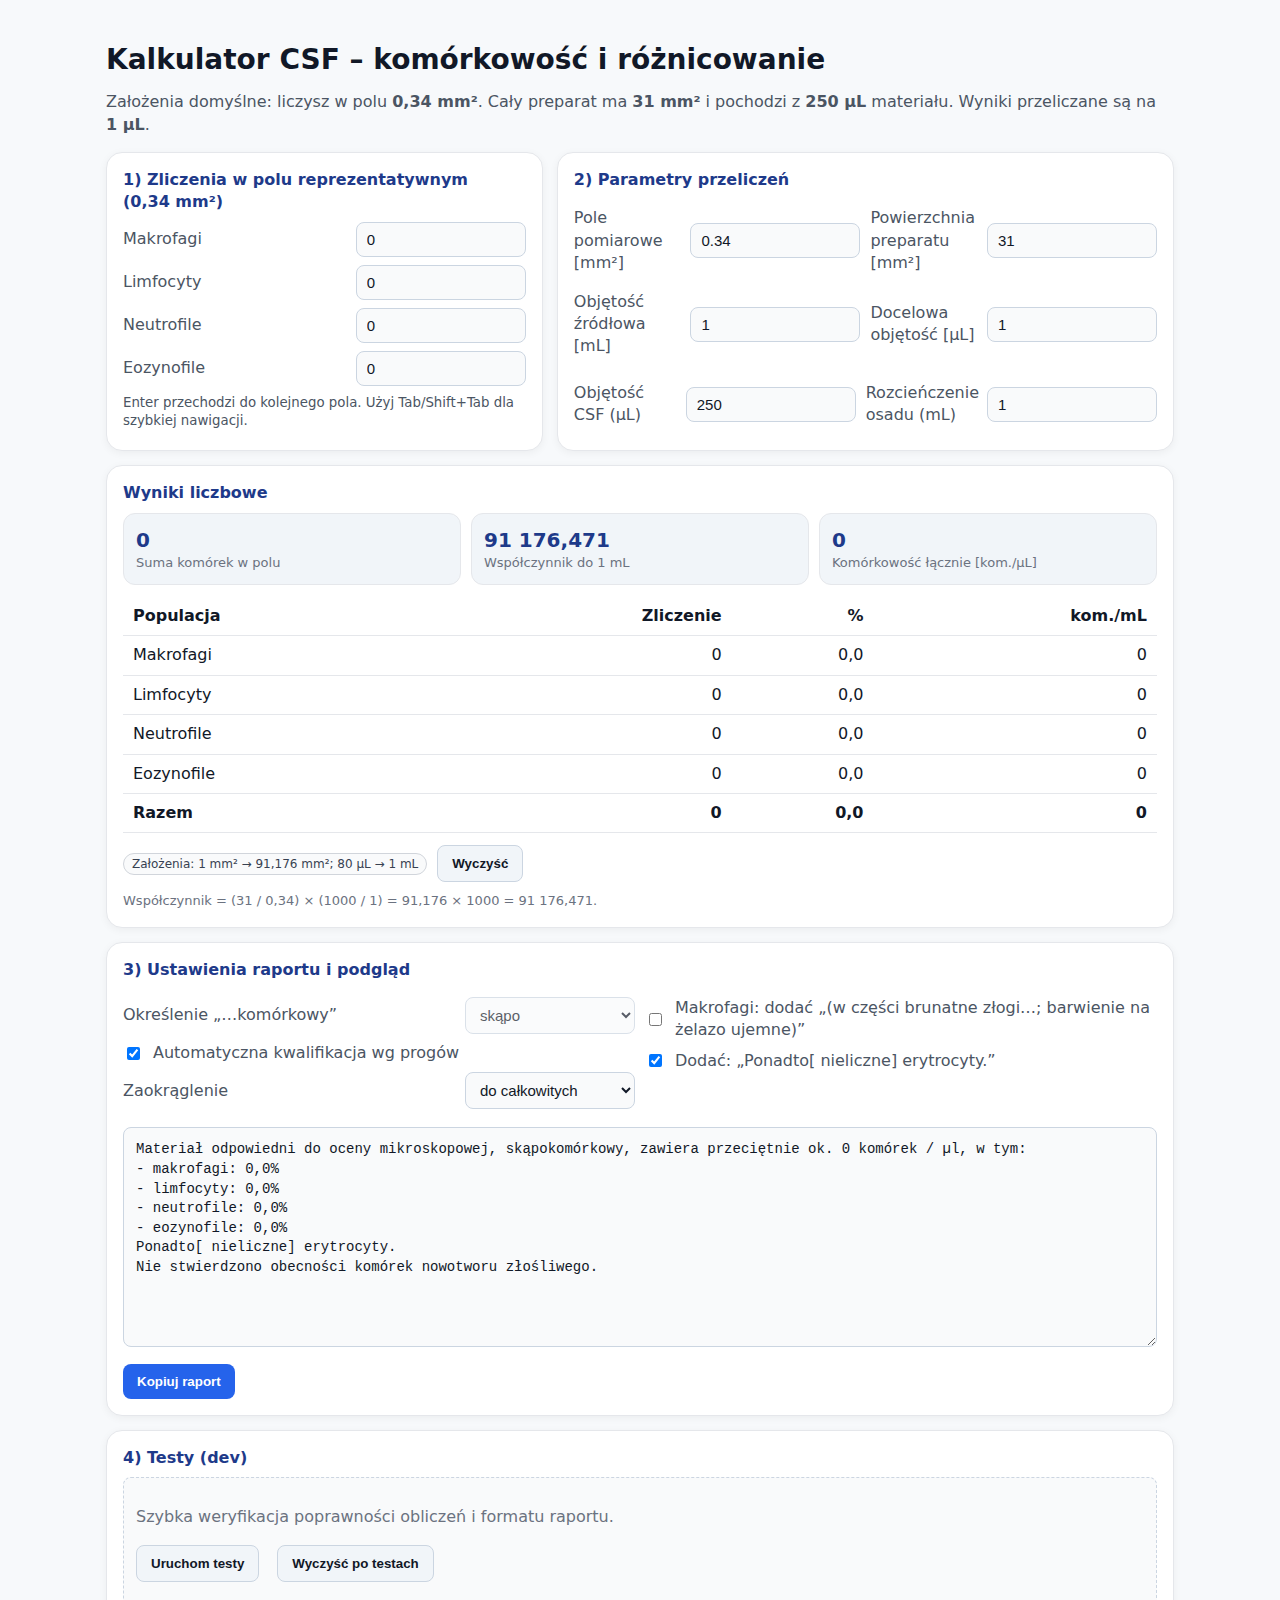
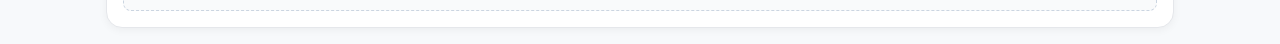
<file: tools/CSF.html>
<!DOCTYPE html>
<html lang="pl">
<head>
  <meta charset="utf-8" />
  <meta name="viewport" content="width=device-width, initial-scale=1" />
  <title>Kalkulator CSF – komórkowość i różnicowanie</title>
  <style>
    :root{ --bg:#f7f9fb; --card:#ffffff; --muted:#4b5563; --text:#111827; --accent:#2563eb; --ok:#059669; --warn:#b45309; }
    *{box-sizing:border-box}
    html,body{height:100%}
    body{margin:0;background:var(--bg);color:var(--text);font:16px/1.4 system-ui,Segoe UI,Roboto,Ubuntu,Helvetica,Arial,sans-serif}
    .wrap{max-width:1100px;margin:24px auto;padding:16px}
    h1{font-size:clamp(20px,3.6vw,28px);margin:0 0 12px 0}
    p.sub{margin:0 0 16px 0;color:var(--muted)}
    .grid{display:grid;grid-template-columns:repeat(12,1fr);gap:14px}
    .card{background:var(--card);border:1px solid #e5e7eb;border-radius:16px;box-shadow:0 2px 8px rgba(0,0,0,.05)}
    .card h2{font-size:16px;margin:0 0 8px 0;color:#1e3a8a}
    .pad{padding:16px}
    label{display:grid;grid-template-columns:1fr auto;gap:8px;align-items:center;margin:8px 0}
    label span{color:var(--muted)}
    input[type=number], select{width:170px;background:#f9fafb;border:1px solid #cbd5e1;color:var(--text);border-radius:8px;padding:8px 10px;font-size:15px;outline:none}
    input[type=number]:focus, select:focus{border-color:var(--accent);box-shadow:0 0 0 3px rgba(37,99,235,.25)}
    small.hint{display:block;color:var(--muted);margin-top:6px}
    .row{display:flex;gap:10px;flex-wrap:wrap;align-items:center}
    .kpi{display:grid;grid-template-columns:repeat(3,minmax(0,1fr));gap:10px}
    .kpi .item{background:#f1f5f9;border:1px solid #e5e7eb;border-radius:12px;padding:12px}
    .kpi .item .val{font-size:20px;font-weight:700;color:#1e3a8a}
    .kpi .item .lbl{color:#6b7280;font-size:13px}
    .warnBox{margin-top:10px;padding:10px 14px;background:#fff7ed;border:1px solid #fed7aa;border-radius:8px;color:#92400e;font-size:14px;display:none}
    table{width:100%;border-collapse:collapse}
    th,td{padding:8px 10px;border-bottom:1px solid #e5e7eb;text-align:right}
    th:nth-child(1),td:nth-child(1){text-align:left}
    tfoot td{font-weight:700}
    .muted{color:#6b7280}
    .pill{display:inline-block;padding:2px 8px;border-radius:999px;border:1px solid #d1d5db;font-size:12px;color:#374151;background:#f9fafb}
    .btn{appearance:none;border:1px solid #cbd5e1;background:#f1f5f9;color:var(--text);padding:10px 14px;border-radius:8px;cursor:pointer;font-weight:600}
    .btn:hover{background:#e0e7ff}
    .btn.copy{background:#2563eb;color:#fff;border:none}
    .footer{color:#6b7280;font-size:13px;margin-top:10px}
    textarea{width:100%;min-height:220px;background:#f9fafb;color:#111827;border:1px solid #cbd5e1;border-radius:8px;padding:12px;font:14px/1.4 ui-monospace, SFMono-Regular, Menlo, Consolas, "Liberation Mono", monospace}
    .controls{display:grid;grid-template-columns:repeat(12,1fr);gap:10px}
    .controls .col{grid-column:span 6}
    .tests{background:#f9fafb;border:1px dashed #cbd5e1;border-radius:8px;padding:12px;color:#111827}
    .tests button{margin-right:8px}
    @media (max-width:900px){.kpi{grid-template-columns:1fr}.controls .col{grid-column:span 12}}
  </style>
</head>
<body>
  <div class="wrap">
    <h1>Kalkulator CSF – komórkowość i różnicowanie</h1>
    <p class="sub">Założenia domyślne: liczysz w polu <b>0,34&nbsp;mm²</b>. Cały preparat ma <b>31&nbsp;mm²</b> i pochodzi z <b>250&nbsp;µL</b> materiału. Wyniki przeliczane są na <b>1&nbsp;µL</b>.</p>

    <div class="grid">
      <section class="card pad" style="grid-column: span 5;">
        <h2>1) Zliczenia w polu reprezentatywnym (0,34&nbsp;mm²)</h2>
        <label><span>Makrofagi</span><input class="cell-input" id="mac" type="number" inputmode="numeric" min="0" step="1" value="0"/></label>
        <label><span>Limfocyty</span><input class="cell-input" id="lim" type="number" inputmode="numeric" min="0" step="1" value="0"/></label>
        <label><span>Neutrofile</span><input class="cell-input" id="neu" type="number" inputmode="numeric" min="0" step="1" value="0"/></label>
        <label><span>Eozynofile</span><input class="cell-input" id="eos" type="number" inputmode="numeric" min="0" step="1" value="0"/></label>
        <small class="hint">Enter przechodzi do kolejnego pola. Użyj Tab/Shift+Tab dla szybkiej nawigacji.</small>
      </section>

      <section class="card pad" style="grid-column: span 7;">
        <h2>2) Parametry przeliczeń</h2>
        <div class="row">
          <label style="flex:1"><span>Pole pomiarowe [mm²]</span><input id="areaField" type="number" min="0" step="0,01" value="0.34" /></label>
          <label style="flex:1"><span>Powierzchnia preparatu [mm²]</span><input id="areaTotal" type="number" min="0" step="1" value="31" /></label>
        </div>
        <div class="row">
          <label style="flex:1"><span>Objętość źródłowa [mL]</span><input id="volSource" type="number" min="0" step="1" value="1" /></label>
          <label style="flex:1"><span>Docelowa objętość [µL]</span><input id="volTarget" type="number" min="0" step="1" value="1" /></label>
        </div>
        <div class="row" style="margin-top:8px">
          <label style="flex:1"><span>Objętość CSF (µL)</span><input id="volBAL" type="number" min="0" step="10" value="250" placeholder="" /></label>
          <label style="flex:1"><span>Rozcieńczenie osadu (mL)</span><input id="volResusp" type="number" min="0" step="5" value="1" /></label>
        </div>
      </section>

      <section class="card pad" style="grid-column: span 12;">
        <h2>Wyniki liczbowe</h2>
        <div class="kpi" style="margin-bottom:10px">
          <div class="item">
            <div class="val" id="sumField">0</div>
            <div class="lbl">Suma komórek w polu</div>
          </div>
          <div class="item">
            <div class="val" id="factor">—</div>
            <div class="lbl">Współczynnik do 1&nbsp;mL</div>
          </div>
          <div class="item">
            <div class="val" id="cellsPerMl">0</div>
            <div class="lbl">Komórkowość łącznie [kom./µL]</div>
          </div>
        </div>
        <!-- <div class="warnBox" id="warnLowCells">⚠️ Uwaga: mała liczba komórek w polu (&lt;200) — wynik może być niereprezentatywny.</div> -->

        <table aria-label="Tabela wyników różnicowania" style="margin-top:12px">
          <thead>
            <tr>
              <th>Populacja</th>
              <th>Zliczenie</th>
              <th>%</th>
              <th>kom./mL</th>
            </tr>
          </thead>
          <tbody>
            <tr><td>Makrofagi</td><td id="macN">0</td><td id="macPct">0</td><td id="macMl">0</td></tr>
            <tr><td>Limfocyty</td><td id="limN">0</td><td id="limPct">0</td><td id="limMl">0</td></tr>
            <tr><td>Neutrofile</td><td id="neuN">0</td><td id="neuPct">0</td><td id="neuMl">0</td></tr>
            <tr><td>Eozynofile</td><td id="eosN">0</td><td id="eosPct">0</td><td id="eosMl">0</td></tr>
          </tbody>
          <tfoot>
            <tr><td>Razem</td><td id="sumN">0</td><td id="sumPct">100</td><td id="sumMl">0</td></tr>
          </tfoot>
        </table>

        <div class="row" style="margin-top:12px">
          <span class="pill" id="assumption">Założenia: 1&nbsp;mm² → <span id="areaInfo">31</span>&nbsp;mm²; 80&nbsp;µL → 1&nbsp;mL</span>
          <button class="btn" id="btnReset" type="button">Wyczyść</button>
        </div>
        <div class="footer" id="footNote">Współczynnik = (pow. preparatu / pow. pola) × (docelowa objętość [µL] / objętość źródłowa [µL]) = 31 × 12,5 = 387,5.</div>
      </section>

      <section class="card pad" style="grid-column: span 12;">
        <h2>3) Ustawienia raportu i podgląd</h2>
        <div class="controls">
          <div class="col">
            <label><span>Określenie „…komórkowy”</span>
              <select id="cellularityQual">
                <option value="umiarkowanie">umiarkowanie </option>
                <option value="skąpo">skąpo </option>
                <option value="obficie">obficie </option>
              </select>
            </label>
            <label style="grid-template-columns:auto 1fr;gap:10px"><input type="checkbox" id="autoQual" checked/> <span>Automatyczna kwalifikacja wg progów</span></label>
            <label><span>Zaokrąglenie</span>
              <select id="kDigits">
                <option value="0">do całkowitych</option>
                <option value="1">1 miejsce po przecinku</option>
              </select>
            </label>
          </div>
          <div class="col">
            <label style="grid-template-columns:auto 1fr;gap:10px"><input type="checkbox" id="addIronNote"/> <span>Makrofagi: dodać „(w części brunatne złogi…; barwienie na żelazo ujemne)”</span></label>
            <label style="grid-template-columns:auto 1fr;gap:10px"><input type="checkbox" id="addBronchialEpith" checked/> <span>Dodać: „Ponadto[ nieliczne] erytrocyty.”</span></label>
          </div>
        </div>
        <div style="margin-top:10px">
          <textarea id="reportOut" spellcheck="false"></textarea>
        </div>
        <div class="row" style="margin-top:10px">
          <button class="btn copy" id="btnCopyReport" type="button">Kopiuj raport</button>
        </div>
      </section>

      <section class="card pad" style="grid-column: span 12;">
        <h2>4) Testy (dev)</h2>
        <div class="tests">
          <p class="muted">Szybka weryfikacja poprawności obliczeń i formatu raportu.</p>
          <div class="row">
            <button class="btn" id="btnRunTests" type="button">Uruchom testy</button>
            <button class="btn" id="btnResetAfterTests" type="button">Wyczyść po testach</button>
          </div>
          <ul id="testResults"></ul>
        </div>
      </section>
    </div>
  </div>

  <script>
    const $ = (id)=>document.getElementById(id);
    const ids = ["mac","lim","neu","eos","areaField","areaTotal","volSource","volTarget","volBAL","volResusp","cellularityQual","kDigits","addIronNote","addBronchialEpith","autoQual"];

    function valNum(id){ const el=$(id); const v=el?el.valueAsNumber:NaN; return Number.isFinite(v)?v:0; }
    function fmtInt(n){ if(!Number.isFinite(n)) return "—"; return Math.round(n).toLocaleString('pl-PL'); }
    function fmtPct(n){ if(!Number.isFinite(n)) return "0,0"; return (Math.round(n*10)/10).toLocaleString('pl-PL', {minimumFractionDigits:1, maximumFractionDigits:1}); }
    function fmtFactor(n){ if(!Number.isFinite(n)) return "—"; return (Math.round(n*1000)/1000).toLocaleString('pl-PL'); }
    function fmtFixed(n, d){ if(!Number.isFinite(n)) return "—"; const p=Math.pow(10,d); const r=Math.round(n*p)/p; return r.toLocaleString('pl-PL',{minimumFractionDigits:d,maximumFractionDigits:d}); }
    function qualFromKVal(k){ if(k<20) return 'skąpo'; if(k>=100) return 'obficie'; return 'umiarkowanie'; }

    function compute(){
      const mac=Math.max(0,valNum('mac')), lim=Math.max(0,valNum('lim')), neu=Math.max(0,valNum('neu')), eos=Math.max(0,valNum('eos'));
      const sum=mac+lim+neu+eos;

      const aField=Math.max(0.0001,valNum('areaField')); const aTotal=Math.max(0.0001,valNum('areaTotal'));
      const vSrc=Math.max(0.0001,valNum('volSource')); const vTgt_mL=Math.max(0.000001,valNum('volTarget')); const vTgt_uL=vTgt_mL*1000;
      const areaFactor=aTotal/aField, volFactor=vTgt_uL/vSrc, factor=areaFactor*volFactor;

      $("sumField").textContent=sum.toLocaleString('pl-PL');
      $("factor").textContent=fmtFactor(factor);

      // Korekta × (B/A) — włączona domyślnie, jeśli A podano
      const A = Math.max(0.0001, valNum('volBAL'));
      const B = Math.max(0.0001, valNum('volResusp'));
      let correction = 1; if (A > 0) correction = B / A;

      const rows=[{n:mac,nId:'macN',pctId:'macPct',mlId:'macMl'},{n:lim,nId:'limN',pctId:'limPct',mlId:'limMl'},{n:neu,nId:'neuN',pctId:'neuPct',mlId:'neuMl'},{n:eos,nId:'eosN',pctId:'eosPct',mlId:'eosMl'}];
      for(const r of rows){ const pct=sum>0?(r.n/sum*100):0; const perMl=r.n*factor*correction; $(r.nId).textContent=r.n.toLocaleString('pl-PL'); $(r.pctId).textContent=fmtPct(pct); $(r.mlId).textContent=fmtInt(perMl); }

      $("sumN").textContent=sum.toLocaleString('pl-PL');
      $("sumPct").textContent=sum>0?"100,0":"0,0";
      const totalPerMl = sum*factor*correction/1000; $("sumMl").textContent=fmtInt(totalPerMl); $("cellsPerMl").textContent=fmtInt(totalPerMl);

      $("areaInfo").textContent=(aTotal/aField).toLocaleString('pl-PL');
      $("footNote").textContent=`Współczynnik = (${aTotal.toLocaleString('pl-PL')} / ${aField.toLocaleString('pl-PL')}) × (${vTgt_uL.toLocaleString('pl-PL')} / ${vSrc.toLocaleString('pl-PL')}) = ${fmtFactor(areaFactor)} × ${fmtFactor(volFactor)} = ${fmtFactor(factor)}.`;

      // Ostrzeżenie o niereprezentatywności <200
     // $("warnLowCells").style.display = sum < 200 ? 'block' : 'none';

      // Auto/manual select enable state
      const auto=$("autoQual").checked; $("cellularityQual").disabled=auto;

      updateReport();
    }

    function genReportText(){
      const addIron=$("addIronNote").checked; const addBronch=$("addBronchialEpith").checked; const kDigits=parseInt($("kDigits").value,10)||0; const auto=$("autoQual").checked;
      const macPct=$("macPct").textContent, limPct=$("limPct").textContent, neuPct=$("neuPct").textContent, eosPct=$("eosPct").textContent;

      const aField=Math.max(0.0001,valNum('areaField')); const aTotal=Math.max(0.0001,valNum('areaTotal')); const vSrc=Math.max(0.0001,valNum('volSource')); const vTgt_mL=Math.max(0.000001,valNum('volTarget')); const vTgt_uL=vTgt_mL*1000;
      const areaFactor=aTotal/aField, volFactor=vTgt_uL/vSrc, factor=areaFactor*volFactor;
      const A = Math.max(0.0001, valNum('volBAL'));
      const B = Math.max(0.0001, valNum('volResusp'));
      let correction = 1; if (A > 0) correction = B / A;
      const sum=valNum('mac')+valNum('lim')+valNum('neu')+valNum('eos'); const totalPerMl=sum*factor*correction; const kVal=totalPerMl/1000; const kTxt=fmtFixed(kVal,kDigits);

      const qualAuto=qualFromKVal(kVal); let qualWord=qualAuto; if(auto){ $("cellularityQual").value=qualAuto; } else { qualWord=$("cellularityQual").value.trim(); } $("cellularityQual").disabled=auto;

      const ironTxt=addIron?" (w części brunatne złogi w cytoplazmie; barwienie histochemiczne w kierunku obecności żelaza ujemne)":"";
      const bronchTxt=addBronch?"Ponadto[ nieliczne] erytrocyty.":"";

      const header=`Materiał odpowiedni do oceny mikroskopowej, ${qualWord}komórkowy, zawiera przeciętnie ok. ${kTxt} komórek / µl, w tym:`;
      const lines=[`- makrofagi: ${macPct}%${ironTxt}`,`- limfocyty: ${limPct}%`,`- neutrofile: ${neuPct}%`,`- eozynofile: ${eosPct}%`];
      const tail=`Nie stwierdzono obecności komórek nowotworu złośliwego.`;
      return [header,...lines,bronchTxt,tail].filter(Boolean).join('\n');
    }

    function updateReport(){ $("reportOut").value=genReportText(); }

    async function copyReport(){
      const btn=$("btnCopyReport"); const text=$("reportOut").value;
      if(navigator.clipboard && window.isSecureContext){ try{ await navigator.clipboard.writeText(text); btn.textContent="Skopiowano ✓"; setTimeout(()=>btn.textContent="Kopiuj raport",1600); return true; }catch(e){} }
      const ta=document.createElement('textarea'); ta.value=text; ta.setAttribute('readonly',''); ta.style.position='fixed'; ta.style.top='-10000px'; document.body.appendChild(ta); ta.focus(); ta.select(); ta.setSelectionRange(0, ta.value.length); let ok=false; try{ ok=document.execCommand('copy'); }catch(e){ ok=false; } document.body.removeChild(ta); if(ok){ btn.textContent="Skopiowano ✓"; setTimeout(()=>btn.textContent="Kopiuj raport",1600); return true; }
      try{ $("reportOut").focus(); $("reportOut").select(); }catch(_){}
      alert("Kopiowanie zablokowane przez przeglądarkę. Zaznaczyłem tekst – wciśnij Ctrl+C."); return false;
    }

    function resetAll(){ ['mac','lim','neu','eos'].forEach(id=>$(id).value=0); $("areaField").value=1; $("areaTotal").value=31; $("volSource").value=80; $("volTarget").value=1; $("cellularityQual").value='umiarkowanie'; $("kDigits").value='0'; $("addIronNote").checked=false; $("addBronchialEpith").checked=true; $("autoQual").checked=true; compute(); }

    document.addEventListener('keydown',(ev)=>{ if(ev.key==='Enter'){ const focusables=["mac","lim","neu","eos","areaField","areaTotal","volSource","volTarget"].map(id=>$(id)); const i=focusables.indexOf(document.activeElement); if(i>-1){ ev.preventDefault(); const n=focusables[i+1]||$("cellularityQual"); n.focus(); } } });

    ids.forEach(id=>$(id).addEventListener('input', compute));
    $("btnCopyReport").addEventListener('click', copyReport);
    $("btnReset").addEventListener('click', resetAll);

    // ---------- Testy ----------
    function stripSpaces(s){ return (s+"").replace(/\s/g,''); }
    function plToFloat(s){ s=stripSpaces(s).replace(',', '.'); return parseFloat(s); }
    function textDigits(s){ return (s+"").replace(/[^0-9]/g,''); }

    function snapshotState(){ return { mac:$("mac").value, lim:$("lim").value, neu:$("neu").value, eos:$("eos").value, areaField:$("areaField").value, areaTotal:$("areaTotal").value, volSource:$("volSource").value, volTarget:$("volTarget").value, volBAL:$("volBAL").value, volResusp:$("volResusp").value, cellularityQual:$("cellularityQual").value, kDigits:$("kDigits").value, addIronNote:$("addIronNote").checked, addBronchialEpith:$("addBronchialEpith").checked, autoQual:$("autoQual").checked, scrollY:window.scrollY, activeId:(document.activeElement&&document.activeElement.id)?document.activeElement.id:null }; }
    function restoreState(s){ $("mac").value=s.mac; $("lim").value=s.lim; $("neu").value=s.neu; $("eos").value=s.eos; $("areaField").value=s.areaField; $("areaTotal").value=s.areaTotal; $("volSource").value=s.volSource; $("volTarget").value=s.volTarget; if('volBAL' in s) $("volBAL").value=s.volBAL; if('volResusp' in s) $("volResusp").value=s.volResusp; $("cellularityQual").value=s.cellularityQual; $("kDigits").value=s.kDigits; $("addIronNote").checked=s.addIronNote; $("addBronchialEpith").checked=s.addBronchialEpith; $("autoQual").checked=s.autoQual; compute(); try{ if(s.activeId) $(s.activeId).focus(); window.scrollTo(0, s.scrollY||0);}catch(e){} }
    function runTests(){ const __saved=snapshotState(); try{ __runTestsCore(); } finally { restoreState(__saved); } }

    function __runTestsCore(){
      const out=$("testResults"); out.innerHTML=''; const results=[];
      function it(name, fn){ try{ fn(); results.push({name, pass:true}); } catch(e){ results.push({name, pass:false, err:e.message}); } }
      function expect(cond, msg){ if(!cond) throw new Error(msg||'Assertion failed'); }

      // TEST 1 – proste 80/10/5/5, domyślne parametry
      resetAll(); $("mac").value=80; $("lim").value=10; $("neu").value=5; $("eos").value=5; $("kDigits").value='1'; compute();
      it('Suma = 100', ()=>{ expect($("sumField").textContent.trim()==='100', 'sumField!=100'); });
      it('Współczynnik ≈ 387,5', ()=>{ expect(Math.abs(plToFloat($("factor").textContent)-387.5)<1e-9, 'factor!='+$("factor").textContent); });
      it('Komórkowość łącznie = 38 750', ()=>{ expect(textDigits($("cellsPerMl").textContent)==='38750', 'cellsPerMl!='+$("cellsPerMl").textContent); });
      it('Procenty 80,0 / 10,0 / 5,0 / 5,0', ()=>{ const a=$("macPct").textContent, b=$("limPct").textContent, c=$("neuPct").textContent, d=$("eosPct").textContent; expect(a==='80,0'&&b==='10,0'&&c==='5,0'&&d==='5,0', 'pct!= '+[a,b,c,d].join(',')); });
      it('Raport zawiera „ok. 38,8 tys.”', ()=>{ const t=$("reportOut").value; expect(/ok\.\s*38,8\s*tys\./.test(t), 'report tys wrong: '+t); });

      // TEST 2 – brak komórek → 0 oraz domyślnie włączone zdanie o nabłonkach
      resetAll(); compute();
      it('Suma=0 => % = 0,0', ()=>{ expect($("sumPct").textContent==='0,0', 'sumPct!='+$("sumPct").textContent); });
      it('Domyślnie włączone zdanie o nabłonkach', ()=>{ const t=$("reportOut").value; expect(/Ponadto nieliczne nabłonki gruczołowe oskrzela\./.test(t), 'brak zdania o nabłonkach w raporcie'); });

      // TEST 3 – klasyfikacja skąpo (<20 tys./mL)
      resetAll(); $("mac").value=40; compute();
      it('Klasyfikacja: skąpokomórkowy (<20 tys./mL)', ()=>{ const t=$("reportOut").value; expect(/skąpokomórkowy/.test(t), 'nie wykryto skąpokomórkowy'); expect($("cellularityQual").value==='skąpo','select!=skąpo'); });
      
      // TEST 4 – klasyfikacja umiarkowanie (20-<100 tys./mL)
      resetAll(); $("mac").value=60; compute();
      it('Klasyfikacja: umiarkowaniekomórkowy (20–<100 tys./mL)', ()=>{ const t=$("reportOut").value; expect(/umiarkowaniekomórkowy/.test(t), 'nie wykryto umiarkowaniekomórkowy'); expect($("cellularityQual").value==='umiarkowanie','select!=umiarkowanie'); });
      
      // TEST 5 – klasyfikacja obficie (>=100 tys./mL)
      resetAll(); $("mac").value=300; compute();
      it('Klasyfikacja: obficiekomórkowy (>=100 tys./mL)', ()=>{ const t=$("reportOut").value; expect(/obficiekomórkowy/.test(t), 'nie wykryto obficiekomórkowy'); expect($("cellularityQual").value==='obficie','select!=obficie'); });

      // TEST 6 – granica 100 tys./mL kwalifikuje do obficie
      // kVal = sum*0.3875, więc sum=259 => ~100.36 tys./mL
      resetAll(); $("mac").value=259; compute();
      it('Granica 100k -> obficie', ()=>{ const t=$("reportOut").value; expect(/obficiekomórkowy/.test(t), '100k nie sklasyfikowano jako obficie'); expect($("cellularityQual").value==='obficie','select!=obficie na granicy'); });

      // TEST 7 – manual override działa
      resetAll(); $("mac").value=300; compute(); $("autoQual").checked=false; $("cellularityQual").value='skąpo'; compute();
      it('Manual override: skąpokomórkowy mimo wysokiej k.', ()=>{ const t=$("reportOut").value; expect(/skąpokomórkowy/.test(t), 'override nie zadziałał'); expect($("cellularityQual").value==='skąpo','select!=skąpo po override'); });

      // TEST 8 – ostrzeżenie <200 widoczne
      resetAll(); $("mac").value=100; $("lim").value=50; $("neu").value=30; $("eos").value=10; compute(); // suma=190
      // it('Warn <200: widoczny', ()=>{ const st=getComputedStyle($("warnLowCells")).display; expect(st==='block', 'warn nieaktywny dla <200'); });
      // i znika gdy >=200
      $("mac").value=200; $("lim").value=0; $("neu").value=0; $("eos").value=0; compute();
     // it('Warn >=200: ukryty', ()=>{ const st=getComputedStyle($("warnLowCells")).display; expect(st==='none', 'warn nie zniknął dla >=200'); });

      results.forEach(r=>{ const li=document.createElement('li'); li.textContent=(r.pass?'✅ ':'❌ ')+r.name+(r.pass?'':(' — '+r.err)); out.appendChild(li); });
    }

    $("btnRunTests").addEventListener('click', runTests);
    $("btnResetAfterTests").addEventListener('click', resetAll);

    // Init
    $("addBronchialEpith").checked=true; $("autoQual").checked=true; compute();
  </script>
</body>
</html>
</file>
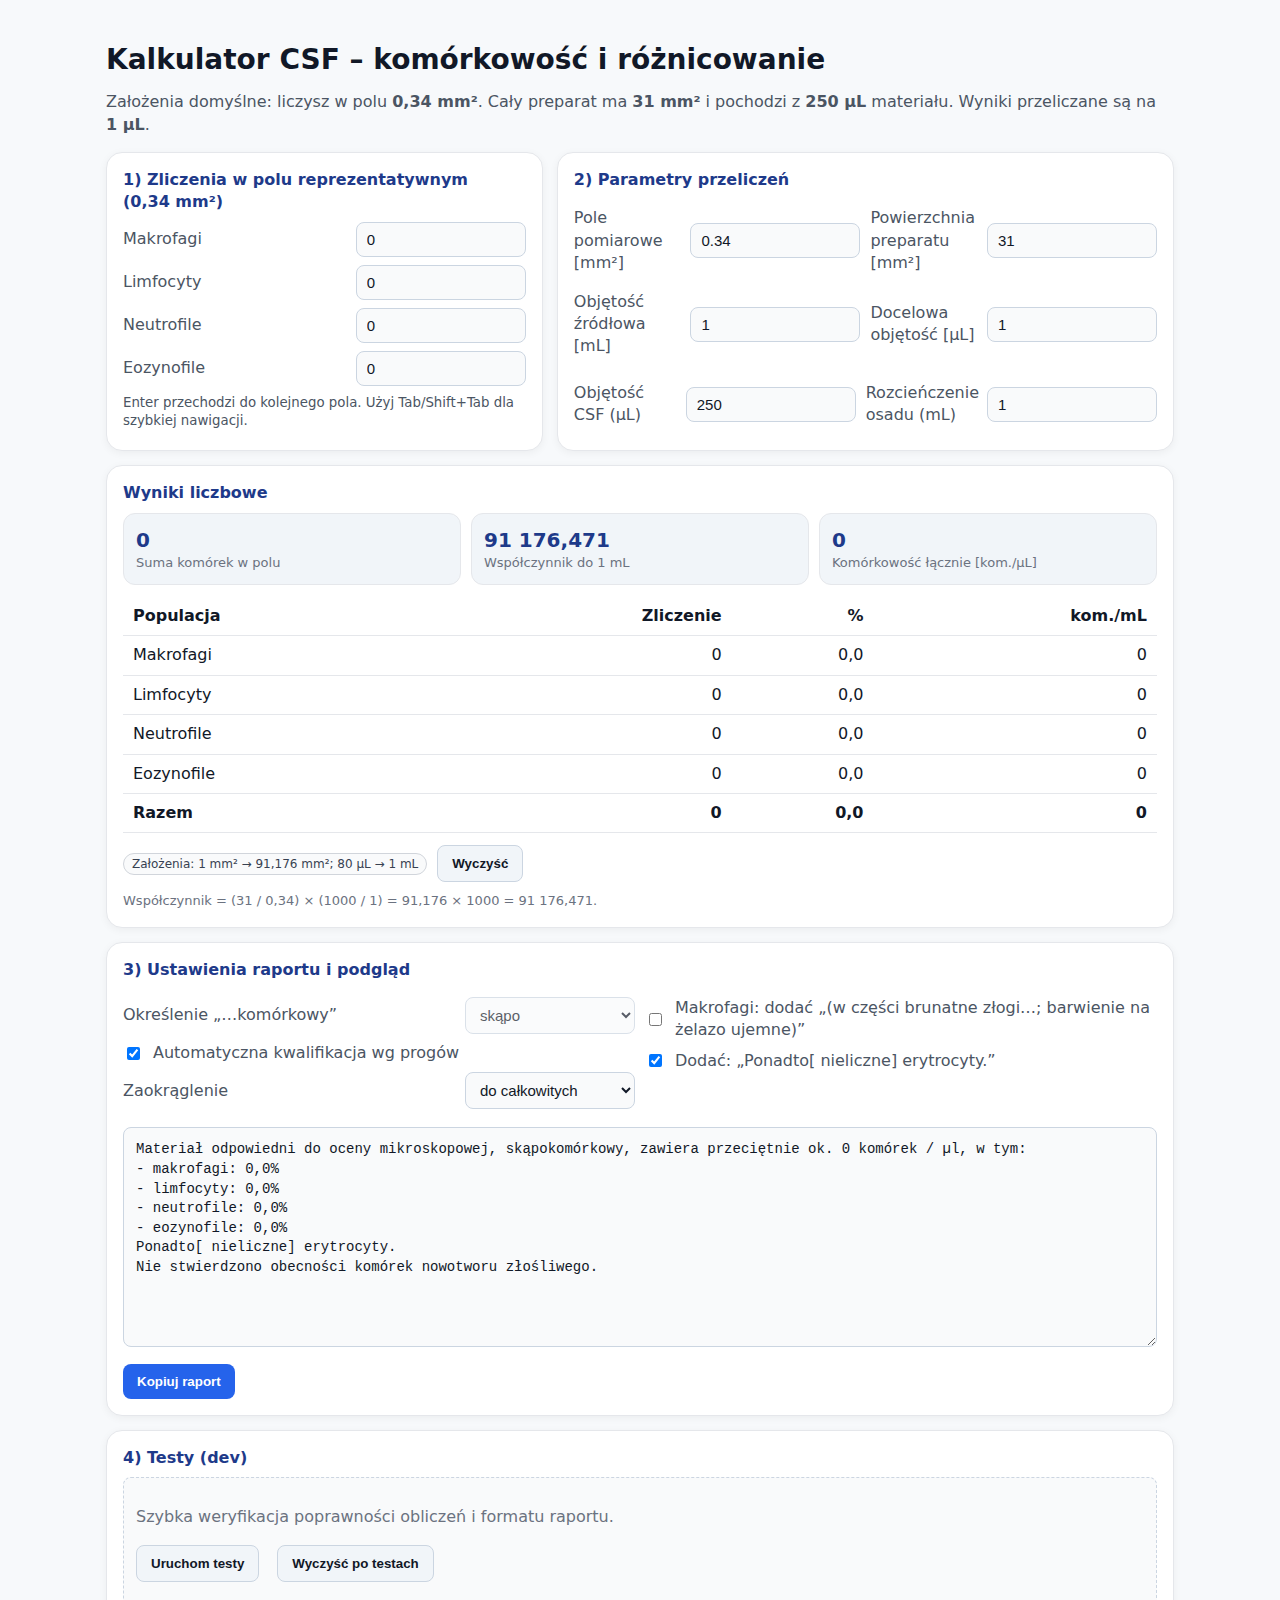
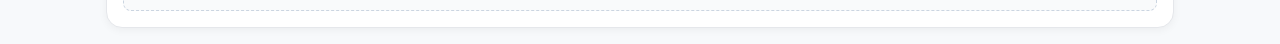
<file: tools/csf.html>
<!DOCTYPE html>
<html lang="pl">
<head>
  <meta charset="utf-8" />
  <meta name="viewport" content="width=device-width, initial-scale=1" />
  <title>Kalkulator CSF – komórkowość i różnicowanie</title>
  <style>
    :root{ --bg:#f7f9fb; --card:#ffffff; --muted:#4b5563; --text:#111827; --accent:#2563eb; --ok:#059669; --warn:#b45309; }
    *{box-sizing:border-box}
    html,body{height:100%}
    body{margin:0;background:var(--bg);color:var(--text);font:16px/1.4 system-ui,Segoe UI,Roboto,Ubuntu,Helvetica,Arial,sans-serif}
    .wrap{max-width:1100px;margin:24px auto;padding:16px}
    h1{font-size:clamp(20px,3.6vw,28px);margin:0 0 12px 0}
    p.sub{margin:0 0 16px 0;color:var(--muted)}
    .grid{display:grid;grid-template-columns:repeat(12,1fr);gap:14px}
    .card{background:var(--card);border:1px solid #e5e7eb;border-radius:16px;box-shadow:0 2px 8px rgba(0,0,0,.05)}
    .card h2{font-size:16px;margin:0 0 8px 0;color:#1e3a8a}
    .pad{padding:16px}
    label{display:grid;grid-template-columns:1fr auto;gap:8px;align-items:center;margin:8px 0}
    label span{color:var(--muted)}
    input[type=number], select{width:170px;background:#f9fafb;border:1px solid #cbd5e1;color:var(--text);border-radius:8px;padding:8px 10px;font-size:15px;outline:none}
    input[type=number]:focus, select:focus{border-color:var(--accent);box-shadow:0 0 0 3px rgba(37,99,235,.25)}
    small.hint{display:block;color:var(--muted);margin-top:6px}
    .row{display:flex;gap:10px;flex-wrap:wrap;align-items:center}
    .kpi{display:grid;grid-template-columns:repeat(3,minmax(0,1fr));gap:10px}
    .kpi .item{background:#f1f5f9;border:1px solid #e5e7eb;border-radius:12px;padding:12px}
    .kpi .item .val{font-size:20px;font-weight:700;color:#1e3a8a}
    .kpi .item .lbl{color:#6b7280;font-size:13px}
    .warnBox{margin-top:10px;padding:10px 14px;background:#fff7ed;border:1px solid #fed7aa;border-radius:8px;color:#92400e;font-size:14px;display:none}
    table{width:100%;border-collapse:collapse}
    th,td{padding:8px 10px;border-bottom:1px solid #e5e7eb;text-align:right}
    th:nth-child(1),td:nth-child(1){text-align:left}
    tfoot td{font-weight:700}
    .muted{color:#6b7280}
    .pill{display:inline-block;padding:2px 8px;border-radius:999px;border:1px solid #d1d5db;font-size:12px;color:#374151;background:#f9fafb}
    .btn{appearance:none;border:1px solid #cbd5e1;background:#f1f5f9;color:var(--text);padding:10px 14px;border-radius:8px;cursor:pointer;font-weight:600}
    .btn:hover{background:#e0e7ff}
    .btn.copy{background:#2563eb;color:#fff;border:none}
    .footer{color:#6b7280;font-size:13px;margin-top:10px}
    textarea{width:100%;min-height:220px;background:#f9fafb;color:#111827;border:1px solid #cbd5e1;border-radius:8px;padding:12px;font:14px/1.4 ui-monospace, SFMono-Regular, Menlo, Consolas, "Liberation Mono", monospace}
    .controls{display:grid;grid-template-columns:repeat(12,1fr);gap:10px}
    .controls .col{grid-column:span 6}
    .tests{background:#f9fafb;border:1px dashed #cbd5e1;border-radius:8px;padding:12px;color:#111827}
    .tests button{margin-right:8px}
    @media (max-width:900px){.kpi{grid-template-columns:1fr}.controls .col{grid-column:span 12}}
  </style>
</head>
<body>
  <div class="wrap">
    <h1>Kalkulator CSF – komórkowość i różnicowanie</h1>
    <p class="sub">Założenia domyślne: liczysz w polu <b>0,34&nbsp;mm²</b>. Cały preparat ma <b>31&nbsp;mm²</b> i pochodzi z <b>250&nbsp;µL</b> materiału. Wyniki przeliczane są na <b>1&nbsp;µL</b>.</p>

    <div class="grid">
      <section class="card pad" style="grid-column: span 5;">
        <h2>1) Zliczenia w polu reprezentatywnym (0,34&nbsp;mm²)</h2>
        <label><span>Makrofagi</span><input class="cell-input" id="mac" type="number" inputmode="numeric" min="0" step="1" value="0"/></label>
        <label><span>Limfocyty</span><input class="cell-input" id="lim" type="number" inputmode="numeric" min="0" step="1" value="0"/></label>
        <label><span>Neutrofile</span><input class="cell-input" id="neu" type="number" inputmode="numeric" min="0" step="1" value="0"/></label>
        <label><span>Eozynofile</span><input class="cell-input" id="eos" type="number" inputmode="numeric" min="0" step="1" value="0"/></label>
        <small class="hint">Enter przechodzi do kolejnego pola. Użyj Tab/Shift+Tab dla szybkiej nawigacji.</small>
      </section>

      <section class="card pad" style="grid-column: span 7;">
        <h2>2) Parametry przeliczeń</h2>
        <div class="row">
          <label style="flex:1"><span>Pole pomiarowe [mm²]</span><input id="areaField" type="number" min="0" step="0,01" value="0.34" /></label>
          <label style="flex:1"><span>Powierzchnia preparatu [mm²]</span><input id="areaTotal" type="number" min="0" step="1" value="31" /></label>
        </div>
        <div class="row">
          <label style="flex:1"><span>Objętość źródłowa [mL]</span><input id="volSource" type="number" min="0" step="1" value="1" /></label>
          <label style="flex:1"><span>Docelowa objętość [µL]</span><input id="volTarget" type="number" min="0" step="1" value="1" /></label>
        </div>
        <div class="row" style="margin-top:8px">
          <label style="flex:1"><span>Objętość CSF (µL)</span><input id="volBAL" type="number" min="0" step="10" value="250" placeholder="" /></label>
          <label style="flex:1"><span>Rozcieńczenie osadu (mL)</span><input id="volResusp" type="number" min="0" step="5" value="1" /></label>
        </div>
      </section>

      <section class="card pad" style="grid-column: span 12;">
        <h2>Wyniki liczbowe</h2>
        <div class="kpi" style="margin-bottom:10px">
          <div class="item">
            <div class="val" id="sumField">0</div>
            <div class="lbl">Suma komórek w polu</div>
          </div>
          <div class="item">
            <div class="val" id="factor">—</div>
            <div class="lbl">Współczynnik do 1&nbsp;mL</div>
          </div>
          <div class="item">
            <div class="val" id="cellsPerMl">0</div>
            <div class="lbl">Komórkowość łącznie [kom./µL]</div>
          </div>
        </div>
        <!-- <div class="warnBox" id="warnLowCells">⚠️ Uwaga: mała liczba komórek w polu (&lt;200) — wynik może być niereprezentatywny.</div> -->

        <table aria-label="Tabela wyników różnicowania" style="margin-top:12px">
          <thead>
            <tr>
              <th>Populacja</th>
              <th>Zliczenie</th>
              <th>%</th>
              <th>kom./mL</th>
            </tr>
          </thead>
          <tbody>
            <tr><td>Makrofagi</td><td id="macN">0</td><td id="macPct">0</td><td id="macMl">0</td></tr>
            <tr><td>Limfocyty</td><td id="limN">0</td><td id="limPct">0</td><td id="limMl">0</td></tr>
            <tr><td>Neutrofile</td><td id="neuN">0</td><td id="neuPct">0</td><td id="neuMl">0</td></tr>
            <tr><td>Eozynofile</td><td id="eosN">0</td><td id="eosPct">0</td><td id="eosMl">0</td></tr>
          </tbody>
          <tfoot>
            <tr><td>Razem</td><td id="sumN">0</td><td id="sumPct">100</td><td id="sumMl">0</td></tr>
          </tfoot>
        </table>

        <div class="row" style="margin-top:12px">
          <span class="pill" id="assumption">Założenia: 1&nbsp;mm² → <span id="areaInfo">31</span>&nbsp;mm²; 80&nbsp;µL → 1&nbsp;mL</span>
          <button class="btn" id="btnReset" type="button">Wyczyść</button>
        </div>
        <div class="footer" id="footNote">Współczynnik = (pow. preparatu / pow. pola) × (docelowa objętość [µL] / objętość źródłowa [µL]) = 31 × 12,5 = 387,5.</div>
      </section>

      <section class="card pad" style="grid-column: span 12;">
        <h2>3) Ustawienia raportu i podgląd</h2>
        <div class="controls">
          <div class="col">
            <label><span>Określenie „…komórkowy”</span>
              <select id="cellularityQual">
                <option value="umiarkowanie">umiarkowanie </option>
                <option value="skąpo">skąpo </option>
                <option value="obficie">obficie </option>
              </select>
            </label>
            <label style="grid-template-columns:auto 1fr;gap:10px"><input type="checkbox" id="autoQual" checked/> <span>Automatyczna kwalifikacja wg progów</span></label>
            <label><span>Zaokrąglenie</span>
              <select id="kDigits">
                <option value="0">do całkowitych</option>
                <option value="1">1 miejsce po przecinku</option>
              </select>
            </label>
          </div>
          <div class="col">
            <label style="grid-template-columns:auto 1fr;gap:10px"><input type="checkbox" id="addIronNote"/> <span>Makrofagi: dodać „(w części brunatne złogi…; barwienie na żelazo ujemne)”</span></label>
            <label style="grid-template-columns:auto 1fr;gap:10px"><input type="checkbox" id="addBronchialEpith" checked/> <span>Dodać: „Ponadto[ nieliczne] erytrocyty.”</span></label>
          </div>
        </div>
        <div style="margin-top:10px">
          <textarea id="reportOut" spellcheck="false"></textarea>
        </div>
        <div class="row" style="margin-top:10px">
          <button class="btn copy" id="btnCopyReport" type="button">Kopiuj raport</button>
        </div>
      </section>

      <section class="card pad" style="grid-column: span 12;">
        <h2>4) Testy (dev)</h2>
        <div class="tests">
          <p class="muted">Szybka weryfikacja poprawności obliczeń i formatu raportu.</p>
          <div class="row">
            <button class="btn" id="btnRunTests" type="button">Uruchom testy</button>
            <button class="btn" id="btnResetAfterTests" type="button">Wyczyść po testach</button>
          </div>
          <ul id="testResults"></ul>
        </div>
      </section>
    </div>
  </div>

  <script>
    const $ = (id)=>document.getElementById(id);
    const ids = ["mac","lim","neu","eos","areaField","areaTotal","volSource","volTarget","volBAL","volResusp","cellularityQual","kDigits","addIronNote","addBronchialEpith","autoQual"];

    function valNum(id){ const el=$(id); const v=el?el.valueAsNumber:NaN; return Number.isFinite(v)?v:0; }
    function fmtInt(n){ if(!Number.isFinite(n)) return "—"; return Math.round(n).toLocaleString('pl-PL'); }
    function fmtPct(n){ if(!Number.isFinite(n)) return "0,0"; return (Math.round(n*10)/10).toLocaleString('pl-PL', {minimumFractionDigits:1, maximumFractionDigits:1}); }
    function fmtFactor(n){ if(!Number.isFinite(n)) return "—"; return (Math.round(n*1000)/1000).toLocaleString('pl-PL'); }
    function fmtFixed(n, d){ if(!Number.isFinite(n)) return "—"; const p=Math.pow(10,d); const r=Math.round(n*p)/p; return r.toLocaleString('pl-PL',{minimumFractionDigits:d,maximumFractionDigits:d}); }
    function qualFromKVal(k){ if(k<20) return 'skąpo'; if(k>=100) return 'obficie'; return 'umiarkowanie'; }

    function compute(){
      const mac=Math.max(0,valNum('mac')), lim=Math.max(0,valNum('lim')), neu=Math.max(0,valNum('neu')), eos=Math.max(0,valNum('eos'));
      const sum=mac+lim+neu+eos;

      const aField=Math.max(0.0001,valNum('areaField')); const aTotal=Math.max(0.0001,valNum('areaTotal'));
      const vSrc=Math.max(0.0001,valNum('volSource')); const vTgt_mL=Math.max(0.000001,valNum('volTarget')); const vTgt_uL=vTgt_mL*1000;
      const areaFactor=aTotal/aField, volFactor=vTgt_uL/vSrc, factor=areaFactor*volFactor;

      $("sumField").textContent=sum.toLocaleString('pl-PL');
      $("factor").textContent=fmtFactor(factor);

      // Korekta × (B/A) — włączona domyślnie, jeśli A podano
      const A = Math.max(0.0001, valNum('volBAL'));
      const B = Math.max(0.0001, valNum('volResusp'));
      let correction = 1; if (A > 0) correction = B / A;

      const rows=[{n:mac,nId:'macN',pctId:'macPct',mlId:'macMl'},{n:lim,nId:'limN',pctId:'limPct',mlId:'limMl'},{n:neu,nId:'neuN',pctId:'neuPct',mlId:'neuMl'},{n:eos,nId:'eosN',pctId:'eosPct',mlId:'eosMl'}];
      for(const r of rows){ const pct=sum>0?(r.n/sum*100):0; const perMl=r.n*factor*correction; $(r.nId).textContent=r.n.toLocaleString('pl-PL'); $(r.pctId).textContent=fmtPct(pct); $(r.mlId).textContent=fmtInt(perMl); }

      $("sumN").textContent=sum.toLocaleString('pl-PL');
      $("sumPct").textContent=sum>0?"100,0":"0,0";
      const totalPerMl = sum*factor*correction/1000; $("sumMl").textContent=fmtInt(totalPerMl); $("cellsPerMl").textContent=fmtInt(totalPerMl);

      $("areaInfo").textContent=(aTotal/aField).toLocaleString('pl-PL');
      $("footNote").textContent=`Współczynnik = (${aTotal.toLocaleString('pl-PL')} / ${aField.toLocaleString('pl-PL')}) × (${vTgt_uL.toLocaleString('pl-PL')} / ${vSrc.toLocaleString('pl-PL')}) = ${fmtFactor(areaFactor)} × ${fmtFactor(volFactor)} = ${fmtFactor(factor)}.`;

      // Ostrzeżenie o niereprezentatywności <200
     // $("warnLowCells").style.display = sum < 200 ? 'block' : 'none';

      // Auto/manual select enable state
      const auto=$("autoQual").checked; $("cellularityQual").disabled=auto;

      updateReport();
    }

    function genReportText(){
      const addIron=$("addIronNote").checked; const addBronch=$("addBronchialEpith").checked; const kDigits=parseInt($("kDigits").value,10)||0; const auto=$("autoQual").checked;
      const macPct=$("macPct").textContent, limPct=$("limPct").textContent, neuPct=$("neuPct").textContent, eosPct=$("eosPct").textContent;

      const aField=Math.max(0.0001,valNum('areaField')); const aTotal=Math.max(0.0001,valNum('areaTotal')); const vSrc=Math.max(0.0001,valNum('volSource')); const vTgt_mL=Math.max(0.000001,valNum('volTarget')); const vTgt_uL=vTgt_mL*1000;
      const areaFactor=aTotal/aField, volFactor=vTgt_uL/vSrc, factor=areaFactor*volFactor;
      const A = Math.max(0.0001, valNum('volBAL'));
      const B = Math.max(0.0001, valNum('volResusp'));
      let correction = 1; if (A > 0) correction = B / A;
      const sum=valNum('mac')+valNum('lim')+valNum('neu')+valNum('eos'); const totalPerMl=sum*factor*correction; const kVal=totalPerMl/1000; const kTxt=fmtFixed(kVal,kDigits);

      const qualAuto=qualFromKVal(kVal); let qualWord=qualAuto; if(auto){ $("cellularityQual").value=qualAuto; } else { qualWord=$("cellularityQual").value.trim(); } $("cellularityQual").disabled=auto;

      const ironTxt=addIron?" (w części brunatne złogi w cytoplazmie; barwienie histochemiczne w kierunku obecności żelaza ujemne)":"";
      const bronchTxt=addBronch?"Ponadto[ nieliczne] erytrocyty.":"";

      const header=`Materiał odpowiedni do oceny mikroskopowej, ${qualWord}komórkowy, zawiera przeciętnie ok. ${kTxt} komórek / µl, w tym:`;
      const lines=[`- makrofagi: ${macPct}%${ironTxt}`,`- limfocyty: ${limPct}%`,`- neutrofile: ${neuPct}%`,`- eozynofile: ${eosPct}%`];
      const tail=`Nie stwierdzono obecności komórek nowotworu złośliwego.`;
      return [header,...lines,bronchTxt,tail].filter(Boolean).join('\n');
    }

    function updateReport(){ $("reportOut").value=genReportText(); }

    async function copyReport(){
      const btn=$("btnCopyReport"); const text=$("reportOut").value;
      if(navigator.clipboard && window.isSecureContext){ try{ await navigator.clipboard.writeText(text); btn.textContent="Skopiowano ✓"; setTimeout(()=>btn.textContent="Kopiuj raport",1600); return true; }catch(e){} }
      const ta=document.createElement('textarea'); ta.value=text; ta.setAttribute('readonly',''); ta.style.position='fixed'; ta.style.top='-10000px'; document.body.appendChild(ta); ta.focus(); ta.select(); ta.setSelectionRange(0, ta.value.length); let ok=false; try{ ok=document.execCommand('copy'); }catch(e){ ok=false; } document.body.removeChild(ta); if(ok){ btn.textContent="Skopiowano ✓"; setTimeout(()=>btn.textContent="Kopiuj raport",1600); return true; }
      try{ $("reportOut").focus(); $("reportOut").select(); }catch(_){}
      alert("Kopiowanie zablokowane przez przeglądarkę. Zaznaczyłem tekst – wciśnij Ctrl+C."); return false;
    }

    function resetAll(){ ['mac','lim','neu','eos'].forEach(id=>$(id).value=0); $("areaField").value=1; $("areaTotal").value=31; $("volSource").value=80; $("volTarget").value=1; $("cellularityQual").value='umiarkowanie'; $("kDigits").value='0'; $("addIronNote").checked=false; $("addBronchialEpith").checked=true; $("autoQual").checked=true; compute(); }

    document.addEventListener('keydown',(ev)=>{ if(ev.key==='Enter'){ const focusables=["mac","lim","neu","eos","areaField","areaTotal","volSource","volTarget"].map(id=>$(id)); const i=focusables.indexOf(document.activeElement); if(i>-1){ ev.preventDefault(); const n=focusables[i+1]||$("cellularityQual"); n.focus(); } } });

    ids.forEach(id=>$(id).addEventListener('input', compute));
    $("btnCopyReport").addEventListener('click', copyReport);
    $("btnReset").addEventListener('click', resetAll);

    // ---------- Testy ----------
    function stripSpaces(s){ return (s+"").replace(/\s/g,''); }
    function plToFloat(s){ s=stripSpaces(s).replace(',', '.'); return parseFloat(s); }
    function textDigits(s){ return (s+"").replace(/[^0-9]/g,''); }

    function snapshotState(){ return { mac:$("mac").value, lim:$("lim").value, neu:$("neu").value, eos:$("eos").value, areaField:$("areaField").value, areaTotal:$("areaTotal").value, volSource:$("volSource").value, volTarget:$("volTarget").value, volBAL:$("volBAL").value, volResusp:$("volResusp").value, cellularityQual:$("cellularityQual").value, kDigits:$("kDigits").value, addIronNote:$("addIronNote").checked, addBronchialEpith:$("addBronchialEpith").checked, autoQual:$("autoQual").checked, scrollY:window.scrollY, activeId:(document.activeElement&&document.activeElement.id)?document.activeElement.id:null }; }
    function restoreState(s){ $("mac").value=s.mac; $("lim").value=s.lim; $("neu").value=s.neu; $("eos").value=s.eos; $("areaField").value=s.areaField; $("areaTotal").value=s.areaTotal; $("volSource").value=s.volSource; $("volTarget").value=s.volTarget; if('volBAL' in s) $("volBAL").value=s.volBAL; if('volResusp' in s) $("volResusp").value=s.volResusp; $("cellularityQual").value=s.cellularityQual; $("kDigits").value=s.kDigits; $("addIronNote").checked=s.addIronNote; $("addBronchialEpith").checked=s.addBronchialEpith; $("autoQual").checked=s.autoQual; compute(); try{ if(s.activeId) $(s.activeId).focus(); window.scrollTo(0, s.scrollY||0);}catch(e){} }
    function runTests(){ const __saved=snapshotState(); try{ __runTestsCore(); } finally { restoreState(__saved); } }

    function __runTestsCore(){
      const out=$("testResults"); out.innerHTML=''; const results=[];
      function it(name, fn){ try{ fn(); results.push({name, pass:true}); } catch(e){ results.push({name, pass:false, err:e.message}); } }
      function expect(cond, msg){ if(!cond) throw new Error(msg||'Assertion failed'); }

      // TEST 1 – proste 80/10/5/5, domyślne parametry
      resetAll(); $("mac").value=80; $("lim").value=10; $("neu").value=5; $("eos").value=5; $("kDigits").value='1'; compute();
      it('Suma = 100', ()=>{ expect($("sumField").textContent.trim()==='100', 'sumField!=100'); });
      it('Współczynnik ≈ 387,5', ()=>{ expect(Math.abs(plToFloat($("factor").textContent)-387.5)<1e-9, 'factor!='+$("factor").textContent); });
      it('Komórkowość łącznie = 38 750', ()=>{ expect(textDigits($("cellsPerMl").textContent)==='38750', 'cellsPerMl!='+$("cellsPerMl").textContent); });
      it('Procenty 80,0 / 10,0 / 5,0 / 5,0', ()=>{ const a=$("macPct").textContent, b=$("limPct").textContent, c=$("neuPct").textContent, d=$("eosPct").textContent; expect(a==='80,0'&&b==='10,0'&&c==='5,0'&&d==='5,0', 'pct!= '+[a,b,c,d].join(',')); });
      it('Raport zawiera „ok. 38,8 tys.”', ()=>{ const t=$("reportOut").value; expect(/ok\.\s*38,8\s*tys\./.test(t), 'report tys wrong: '+t); });

      // TEST 2 – brak komórek → 0 oraz domyślnie włączone zdanie o nabłonkach
      resetAll(); compute();
      it('Suma=0 => % = 0,0', ()=>{ expect($("sumPct").textContent==='0,0', 'sumPct!='+$("sumPct").textContent); });
      it('Domyślnie włączone zdanie o nabłonkach', ()=>{ const t=$("reportOut").value; expect(/Ponadto nieliczne nabłonki gruczołowe oskrzela\./.test(t), 'brak zdania o nabłonkach w raporcie'); });

      // TEST 3 – klasyfikacja skąpo (<20 tys./mL)
      resetAll(); $("mac").value=40; compute();
      it('Klasyfikacja: skąpokomórkowy (<20 tys./mL)', ()=>{ const t=$("reportOut").value; expect(/skąpokomórkowy/.test(t), 'nie wykryto skąpokomórkowy'); expect($("cellularityQual").value==='skąpo','select!=skąpo'); });
      
      // TEST 4 – klasyfikacja umiarkowanie (20-<100 tys./mL)
      resetAll(); $("mac").value=60; compute();
      it('Klasyfikacja: umiarkowaniekomórkowy (20–<100 tys./mL)', ()=>{ const t=$("reportOut").value; expect(/umiarkowaniekomórkowy/.test(t), 'nie wykryto umiarkowaniekomórkowy'); expect($("cellularityQual").value==='umiarkowanie','select!=umiarkowanie'); });
      
      // TEST 5 – klasyfikacja obficie (>=100 tys./mL)
      resetAll(); $("mac").value=300; compute();
      it('Klasyfikacja: obficiekomórkowy (>=100 tys./mL)', ()=>{ const t=$("reportOut").value; expect(/obficiekomórkowy/.test(t), 'nie wykryto obficiekomórkowy'); expect($("cellularityQual").value==='obficie','select!=obficie'); });

      // TEST 6 – granica 100 tys./mL kwalifikuje do obficie
      // kVal = sum*0.3875, więc sum=259 => ~100.36 tys./mL
      resetAll(); $("mac").value=259; compute();
      it('Granica 100k -> obficie', ()=>{ const t=$("reportOut").value; expect(/obficiekomórkowy/.test(t), '100k nie sklasyfikowano jako obficie'); expect($("cellularityQual").value==='obficie','select!=obficie na granicy'); });

      // TEST 7 – manual override działa
      resetAll(); $("mac").value=300; compute(); $("autoQual").checked=false; $("cellularityQual").value='skąpo'; compute();
      it('Manual override: skąpokomórkowy mimo wysokiej k.', ()=>{ const t=$("reportOut").value; expect(/skąpokomórkowy/.test(t), 'override nie zadziałał'); expect($("cellularityQual").value==='skąpo','select!=skąpo po override'); });

      // TEST 8 – ostrzeżenie <200 widoczne
      resetAll(); $("mac").value=100; $("lim").value=50; $("neu").value=30; $("eos").value=10; compute(); // suma=190
      // it('Warn <200: widoczny', ()=>{ const st=getComputedStyle($("warnLowCells")).display; expect(st==='block', 'warn nieaktywny dla <200'); });
      // i znika gdy >=200
      $("mac").value=200; $("lim").value=0; $("neu").value=0; $("eos").value=0; compute();
     // it('Warn >=200: ukryty', ()=>{ const st=getComputedStyle($("warnLowCells")).display; expect(st==='none', 'warn nie zniknął dla >=200'); });

      results.forEach(r=>{ const li=document.createElement('li'); li.textContent=(r.pass?'✅ ':'❌ ')+r.name+(r.pass?'':(' — '+r.err)); out.appendChild(li); });
    }

    $("btnRunTests").addEventListener('click', runTests);
    $("btnResetAfterTests").addEventListener('click', resetAll);

    // Init
    $("addBronchialEpith").checked=true; $("autoQual").checked=true; compute();
  </script>
</body>
</html>
</file>
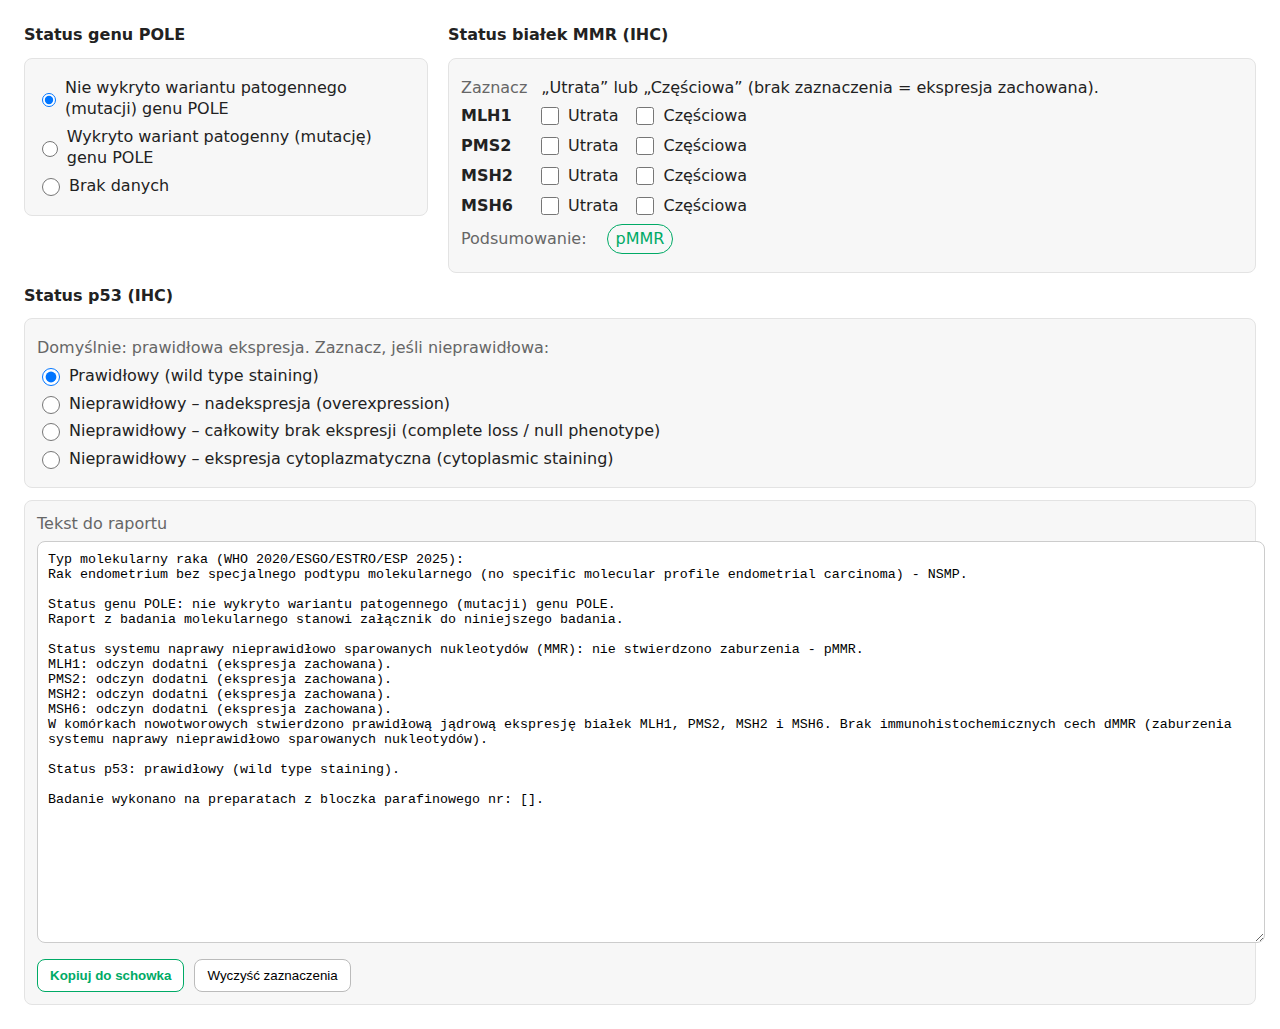
<file: tools/ecc.html>
<!doctype html>
<html lang="pl">
<head>
<meta charset="utf-8">
<meta name="viewport" content="width=device-width,initial-scale=1">
<title>MMR + p53 + POLE – szablon raportu (IHC)</title>
<style>
  :root { --fg:#222; --muted:#666; --ok:#0a6; --bad:#b00; --warn:#c60; --card:#f7f7f7; }
  body{font:16px system-ui,Segoe UI,Arial,sans-serif; color:var(--fg); margin:24px; line-height:1.35}
  h1{font-size:16px; margin:0 0 12px 0}
  .card{background:var(--card); padding:12px; border-radius:8px; border:1px solid #e3e3e3; margin-bottom:12px}
  .row{display:flex; align-items:center; gap:14px; margin:6px 0}
  .marker{font-weight:600; width:62px}
  label{display:inline-flex; align-items:center; gap:6px}
  input[type=checkbox], input[type=radio]{width:18px; height:18px}
  .muted{color:var(--muted)}
  textarea{width:100%; height:380px; padding:10px; border-radius:8px; border:1px solid #ccc; resize:vertical}
  .actions{display:flex; gap:10px; margin-top:10px; flex-wrap:wrap}
  .btn{border:1px solid #bbb; padding:8px 12px; border-radius:8px; background:white; cursor:pointer}
  .btn.primary{border-color:#0a6; color:#0a6; font-weight:600}
  .pill{display:inline-block; padding:3px 8px; border-radius:999px; border:1px solid #ddd; margin-left:6px}
  .pill.ok{border-color:var(--ok); color:var(--ok)}
  .pill.bad{border-color:var(--bad); color:var(--bad)}
  .warn{color:var(--warn); font-size:14px; margin-top:8px;}
  .flex-cols{display:flex; gap:20px; align-items:flex-start; flex-wrap:wrap}
  .flex-cols .card{flex:1; min-width:300px}
</style>
</head>
<body>
<div class="flex-cols">
  <div style="flex:1">
    <h1>Status genu POLE</h1>
    <div class="card">
      <div class="row"><label><input type="radio" name="pole" value="neg" checked>Nie wykryto wariantu patogennego (mutacji) genu POLE</label></div>
      <div class="row"><label><input type="radio" name="pole" value="pos">Wykryto wariant patogenny (mutację) genu POLE</label></div>
      <div class="row"><label><input type="radio" name="pole" value="unk">Brak danych</label></div>
    </div>
  </div>

  <div style="flex:2">
    <h1>Status białek MMR (IHC)</h1>
    <div class="card">
      <div class="row"><span class="muted">Zaznacz</span> „Utrata” lub „Częściowa” (brak zaznaczenia = ekspresja zachowana).</div>
      <div class="row"><span class="marker">MLH1</span>
        <label><input type="checkbox" data-marker="MLH1" data-type="loss">Utrata</label>
        <label><input type="checkbox" data-marker="MLH1" data-type="partial">Częściowa</label>
      </div>
      <div class="row"><span class="marker">PMS2</span>
        <label><input type="checkbox" data-marker="PMS2" data-type="loss">Utrata</label>
        <label><input type="checkbox" data-marker="PMS2" data-type="partial">Częściowa</label>
      </div>
      <div class="row"><span class="marker">MSH2</span>
        <label><input type="checkbox" data-marker="MSH2" data-type="loss">Utrata</label>
        <label><input type="checkbox" data-marker="MSH2" data-type="partial">Częściowa</label>
      </div>
      <div class="row"><span class="marker">MSH6</span>
        <label><input type="checkbox" data-marker="MSH6" data-type="loss">Utrata</label>
        <label><input type="checkbox" data-marker="MSH6" data-type="partial">Częściowa</label>
      </div>
      <div class="row">
        <span class="muted">Podsumowanie:</span>
        <span id="badge" class="pill ok">pMMR</span>
      </div>
      <div id="warning" class="warn" style="display:none"></div>
    </div>
  </div>
</div>

  <h1>Status p53 (IHC)</h1>
  <div class="card">
    <div class="row"><span class="muted">Domyślnie: prawidłowa ekspresja. Zaznacz, jeśli nieprawidłowa:</span></div>
    <div class="row"><label><input type="radio" name="p53" value="wt" checked>Prawidłowy (wild type staining)</label></div>
    <div class="row"><label><input type="radio" name="p53" value="over">Nieprawidłowy – nadekspresja (overexpression)</label></div>
    <div class="row"><label><input type="radio" name="p53" value="loss">Nieprawidłowy – całkowity brak ekspresji (complete loss / null phenotype)</label></div>
    <div class="row"><label><input type="radio" name="p53" value="cyto">Nieprawidłowy – ekspresja cytoplazmatyczna (cytoplasmic staining)</label></div>
    <div id="p53warn" class="warn" style="display:none"></div>
  </div>

  <div class="card">
    <div class="muted" style="margin-bottom:6px">Tekst do raportu</div>
    <textarea id="out" spellcheck="false"></textarea>
    <div class="actions">
      <button class="btn primary" id="copyBtn">Kopiuj do schowka</button>
      <button class="btn" id="resetBtn">Wyczyść zaznaczenia</button>
    </div>
  </div>

<script>
(function(){
  const boxes = document.querySelectorAll('input[type=checkbox][data-marker]');
  const p53radios = document.querySelectorAll('input[name="p53"]');
  const poleRadios = document.querySelectorAll('input[name="pole"]');
  const out = document.getElementById('out');
  const badge = document.getElementById('badge');
  const copyBtn = document.getElementById('copyBtn');
  const resetBtn = document.getElementById('resetBtn');
  const warning = document.getElementById('warning');
  const p53warn = document.getElementById('p53warn');

  boxes.forEach(cb=>{
    cb.addEventListener('change', e=>{
      if(e.target.checked){
        const marker = e.target.getAttribute('data-marker');
        document.querySelectorAll(`input[data-marker="${marker}"]`).forEach(x=>{
          if(x !== e.target) x.checked = false;
        });
      }
      update();
    });
  });

  p53radios.forEach(r=>{ r.addEventListener('change', update); });
  poleRadios.forEach(r=>{ r.addEventListener('change', update); });

  resetBtn.addEventListener('click', ()=>{
    boxes.forEach(cb=>cb.checked=false);
    document.querySelector('input[name="p53"][value="wt"]').checked = true;
    document.querySelector('input[name="pole"][value="neg"]').checked = true;
    update();
  });

  copyBtn.addEventListener('click', async ()=>{
    try{
      await navigator.clipboard.writeText(out.value);
      copyBtn.textContent = 'Skopiowano ✓';
      setTimeout(()=>copyBtn.textContent='Kopiuj do schowka',1200);
    }catch(err){
      alert('Nie udało się skopiować: ' + err);
    }
  });

  function statusOf(marker){
    const loss = document.querySelector(`input[data-marker="${marker}"][data-type="loss"]`).checked;
    const part = document.querySelector(`input[data-marker="${marker}"][data-type="partial"]`).checked;
    if(loss) return 'loss';
    if(part) return 'partial';
    return 'retained';
  }

  function interpret(){
    const st = { MLH1: statusOf('MLH1'), PMS2: statusOf('PMS2'), MSH2: statusOf('MSH2'), MSH6: statusOf('MSH6') };

    const desc = {
      retained: {short: '+', text: 'odczyn dodatni (ekspresja zachowana)'},
      loss: {short: '−', text: 'odczyn ujemny (utrata ekspresji)'},
      partial: {short: '~', text: 'częściowa (subklonalna) utrata ekspresji'}
    };

    const allRetained = Object.values(st).every(v=>v==='retained');

    let header = '';
    let details = '';
    let summary = '';
    let classification = '';

    if(allRetained){
      header = 'Status systemu naprawy nieprawidłowo sparowanych nukleotydów (MMR): nie stwierdzono zaburzenia - pMMR.';
      details = `MLH1: ${desc[st.MLH1].text}. \nPMS2: ${desc[st.PMS2].text}. \nMSH2: ${desc[st.MSH2].text}. \nMSH6: ${desc[st.MSH6].text}.`;
      summary = 'W komórkach nowotworowych stwierdzono prawidłową jądrową ekspresję białek MLH1, PMS2, MSH2 i MSH6. Brak immunohistochemicznych cech dMMR (zaburzenia systemu naprawy nieprawidłowo sparowanych nukleotydów).';
      badge.textContent = 'pMMR';
      badge.className = 'pill ok';
      warning.style.display = 'none';
    } else {
      header = 'Status systemu naprawy nieprawidłowo sparowanych nukleotydów (MMR): stwierdzono zaburzenie - dMMR.';
      details = `MLH1: ${desc[st.MLH1].text}. \nPMS2: ${desc[st.PMS2].text}. \nMSH2: ${desc[st.MSH2].text}. \nMSH6: ${desc[st.MSH6].text}.`;
      const lost = Object.keys(st).filter(m=>st[m]==='loss');
      const partial = Object.keys(st).filter(m=>st[m]==='partial');
      const retained = Object.keys(st).filter(m=>st[m]==='retained');
      const lostTxt = lost.length>0?`brak jądrowej ekspresji białek ${lost.join(' i ')}`:'';
      const partTxt = partial.length>0?`częściową (subklonalną) utratę ekspresji białek ${partial.join(' i ')}`:'';
      const retTxt = retained.length>0?`przy zachowanej ekspresji ${retained.join(' i ')}`:'';
      summary = `W komórkach nowotworowych stwierdzono ${[lostTxt,partTxt,retTxt].filter(Boolean).join(', ')}. Utrata ekspresji wyżej opisanych białek stanowi immunohistochemiczny wykładnik zaburzenia systemu naprawy nieprawidłowo sparowanych nukleotydów - dMMR.`;

      if((lost.includes('MLH1') || partial.includes('MLH1')) && !(lost.includes('MSH6') || partial.includes('MSH6'))){
        summary += "\nWskazane badanie w kierunku hipermetylacji promotora genu MLH1 celem zróżnicowania z zaburzeniem linii germinalnej (zespołem Lyncha lub zespołami pokrewnymi).";
      } else {
        summary += "\nZaleca się poradnictwo w zakresie genetyki klinicznej celem przeprowadzenia badania genetycznego - potwierdzenia obecności zaburzeń w linii germinalnej (zespoł Lyncha lub zespoły pokrewne).";
      }

      badge.textContent = 'dMMR';
      badge.className = 'pill bad';

      const isoMLH1 = (st.MLH1 === 'loss' || st.MLH1 === 'partial') && !(st.PMS2 === 'loss' || st.PMS2 === 'partial');
      const isoMSH2 = (st.MSH2 === 'loss' || st.MSH2 === 'partial') && !(st.MSH6 === 'loss' || st.MSH6 === 'partial');
      if (isoMLH1 || isoMSH2) {
        warning.textContent = '⚠️ Uwaga: izolowana utrata MLH1 (bez PMS2) lub MSH2 (bez MSH6) nie jest oczekiwanym wzorcem utraty – zalecana weryfikacja techniczna.';
        warning.style.display = 'block';
      } else {
        warning.style.display = 'none';
      }
    }

    // p53 – opis i ostrzeżenie HER2 (w UI, nie w raporcie)
    const p53val = document.querySelector('input[name="p53"]:checked').value;
    let p53txt = '';
    if(p53val==='wt') p53txt = 'Status p53: prawidłowy (wild type staining).';
    if(p53val==='over') p53txt = 'Status p53: nieprawidłowy - nadekspresja (overexpression).';
    if(p53val==='loss') p53txt = 'Status p53: nieprawidłowy - całkowity brak ekspresji (complete loss / null phenotype).';
    if(p53val==='cyto') p53txt = 'Status p53: nieprawidłowy - ekspresja cytoplazmatyczna (cytoplasmic staining).';

    if(p53val!=='wt'){
      p53warn.textContent = '⚠️ Rozważ dodatkową ocenę HER2.';
      p53warn.style.display = 'block';
    } else {
      p53warn.style.display = 'none';
    }

    // POLE – tekst + klasyfikacja molekularna (priorytet: POLE brak danych > POLEmut > dMMR > p53abn > NSMP)
    const poleval = document.querySelector('input[name="pole"]:checked').value;
    let poleTxt = '';
    if(poleval==='neg') poleTxt = 'Status genu POLE: nie wykryto wariantu patogennego (mutacji) genu POLE.\nRaport z badania molekularnego stanowi załącznik do niniejszego badania.';
    if(poleval==='pos') poleTxt = 'Status genu POLE: wykryto wariant patogenny (mutację) genu POLE.\nRaport z badania molekularnego stanowi załącznik do niniejszego badania.';
    if(poleval==='unk') poleTxt = 'Status genu POLE: brak danych.';

    if(poleval==='unk'){
      classification = 'Typ molekularny raka (WHO 2020/ESGO/ESTRO/ESP 2025): brak możliwości określenia - nieznany status genu POLE.';
    } else if(poleval==='pos'){
      classification = 'Typ molekularny raka (WHO 2020/ESGO/ESTRO/ESP 2025):\nRak endometrium z mutacją POLE (POLE-ultramutated endometrial carcinoma). Profil POLEmut - korzystne rokowanie';
    } else if(!allRetained){
      classification = 'Typ molekularny raka (WHO 2020/ESGO/ESTRO/ESP 2025):\nRak endometrium z deficytem białek naprawy niesparowanych nukleotydów (mismatch repair-deficient endometrial carcinoma) - dMMR.\nZaburzenie dMMR stanowi kryterium kwalifikacji do leczenia immunoterapią zgodnie z zapisami programu lekowego B.148.';
    } else if(p53val!=='wt'){
      classification = 'Typ molekularny raka (WHO 2020/ESGO/ESTRO/ESP 2025):\nRak endometrium z mutacją p53 (p53-mutant endometrial carcinoma) - p53abn.\nObecność mutacji TP53 (p53abn) stanowi wskazanie do intensyfikacji leczenia adiuwantowego.';
    } else {
      classification = 'Typ molekularny raka (WHO 2020/ESGO/ESTRO/ESP 2025):\nRak endometrium bez specjalnego podtypu molekularnego (no specific molecular profile endometrial carcinoma) - NSMP.';
    }

    return `${classification}\n\n${poleTxt}\n\n${header}\n${details}\n${summary}\n\n${p53txt}\n\nBadanie wykonano na preparatach z bloczka parafinowego nr: [].`;
  }

  function update(){ out.value = interpret(); }

  // inicjalizacja
  update();
})();
</script>
</body>
</html>
</file>
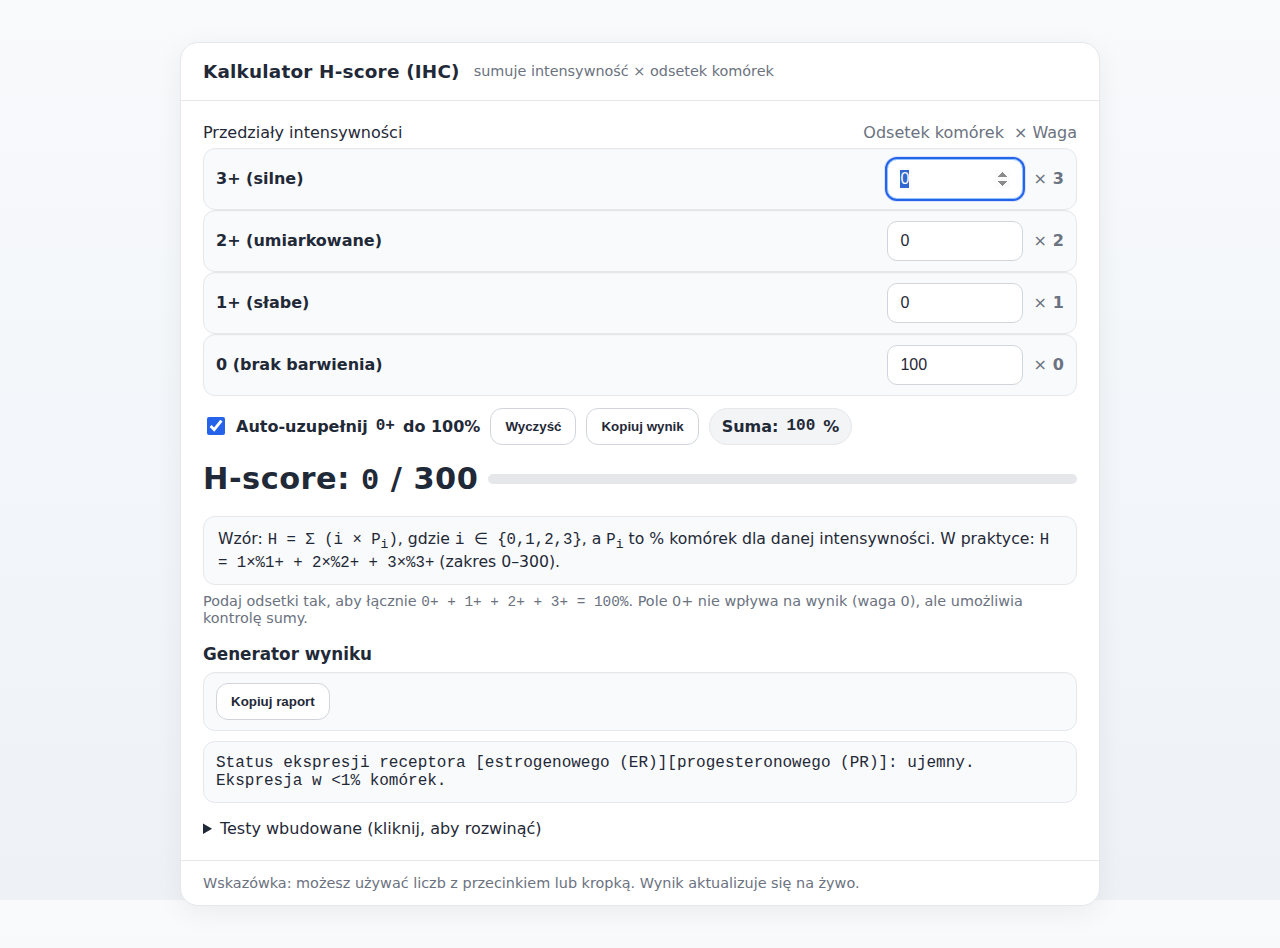
<file: tools/hscore.html>
<!DOCTYPE html>
<html lang="pl">
<head>
  <meta charset="utf-8" />
  <meta name="viewport" content="width=device-width, initial-scale=1" />
  <title>Kalkulator H‑score (IHC)</title>
  <style>
    :root { --bg:#f8fafc; --card:#ffffff; --ink:#1f2937; --muted:#6b7280; --accent:#2563eb; --warn:#f59e0b; --err:#ef4444; }
    html,body{height:100%}
    body{margin:0;font-family:system-ui,-apple-system,Segoe UI,Roboto,Ubuntu,Cantarell,Inter,Arial,sans-serif;background:linear-gradient(180deg,#f8fafc,#eef2f7);color:var(--ink);display:flex;align-items:center;justify-content:center;padding:24px}
    .wrap{width:min(920px,100%)}
    .card{background:var(--card);border:1px solid #e5e7eb;box-shadow:0 6px 28px rgba(0,0,0,.06);border-radius:18px;overflow:hidden}
    header{padding:18px 22px;border-bottom:1px solid #e5e7eb;display:flex;align-items:center;gap:14px}
    header h1{font-size:1.15rem;margin:0;font-weight:700;letter-spacing:.2px}
    header .sub{font-size:.9rem;color:var(--muted)}
    .content{padding:22px}
    .grid{display:grid;grid-template-columns:1fr auto auto;gap:10px;align-items:center}
    .grid .head{color:var(--muted);font-size:.9rem}
    label{font-weight:600}
    .row{padding:10px 12px;border-radius:12px;background:#f9fafb;border:1px solid #e5e7eb;box-shadow:inset 0 1px 0 rgba(0,0,0,.02)}
    input[type="number"]{width:110px;padding:10px 12px;border-radius:10px;border:1px solid #d1d5db;background:#ffffff;color:var(--ink);font-size:1rem}
    input[type="number"]:focus{outline:2px solid var(--accent);border-color:#93c5fd;box-shadow:0 0 0 3px rgba(37,99,235,.15)}
    .pct{display:flex;align-items:center;gap:6px;color:var(--muted)}
    .hint{color:var(--muted);font-size:.9rem;margin-top:8px}
    .tools{display:flex;gap:10px;flex-wrap:wrap;align-items:center;margin-top:12px}
    .switch{display:flex;align-items:center;gap:8px}
    .switch input{accent-color:var(--accent);width:18px;height:18px}
    .pill{display:inline-flex;gap:8px;align-items:center;background:#f3f4f6;border:1px solid #e5e7eb;border-radius:999px;padding:8px 12px;font-weight:600}
    .pill.warn{border-color:#f59e0b66;color:#92400e}
    .pill.err{border-color:#ef444466;color:#991b1b}
    .result{margin-top:16px;display:flex;flex-wrap:wrap;gap:10px;align-items:center}
    .score{font-size:1.9rem;font-weight:800;letter-spacing:.5px}
    .bar{height:10px;background:#e5e7eb;border-radius:999px;overflow:hidden;flex:1;min-width:200px}
    .bar>span{display:block;height:100%;background:linear-gradient(90deg,#7aa2ff,#7affd1);width:0%}
    .btn{cursor:pointer;border:none;border-radius:12px;padding:10px 14px;font-weight:700;background:#ffffff;color:var(--ink);border:1px solid #d1d5db}
    .btn:hover{background:#f3f4f6}
    .formula{margin-top:18px;padding:12px 14px;border-radius:12px;background:#f9fafb;border:1px solid #e5e7eb;font-size:.98rem}
    .footer{padding:14px 22px;border-top:1px solid #e5e7eb;color:var(--muted);font-size:.9rem}
    .mono{font-family:ui-monospace,SFMono-Regular,Menlo,Monaco,Consolas,monospace}
    /* generator wyniku */
    input[type="text"]{width:360px;max-width:100%;padding:10px 12px;border-radius:10px;border:1px solid #d1d5db;background:#ffffff;color:var(--ink);font-size:1rem}
    .gen .preview{white-space:pre-wrap;margin-top:10px;background:#f9fafb;border:1px solid #e5e7eb;border-radius:12px;padding:12px}
    details{margin-top:14px}
    details pre{background:#f9fafb;border:1px solid #e5e7eb;border-radius:12px;padding:12px;white-space:pre-wrap}
    .pass{color:#16a34a}
    .fail{color:#b91c1c}
  </style>
</head>
<body>
  <div class="wrap">
    <div class="card">
      <header>
        <h1>Kalkulator H‑score (IHC)</h1>
        <span class="sub">sumuje intensywność × odsetek komórek</span>
      </header>
      <div class="content">
        <div class="grid head" style="margin-bottom:6px">
          <div>Przedziały intensywności</div>
          <div class="pct">Odsetek komórek</div>
          <div class="pct">× Waga</div>
        </div>
        <div class="grid row">
          <label for="p3">3+ (silne)</label>
          <input id="p3" type="number" inputmode="decimal" min="0" max="100" step="1" value="0" aria-label="Odsetek komórek 3+" />
          <div class="pct"><span>×</span><strong>3</strong></div>
        </div>
        <div class="grid row">
          <label for="p2">2+ (umiarkowane)</label>
          <input id="p2" type="number" inputmode="decimal" min="0" max="100" step="1" value="0" aria-label="Odsetek komórek 2+" />
          <div class="pct"><span>×</span><strong>2</strong></div>
        </div>
        <div class="grid row">
          <label for="p1">1+ (słabe)</label>
          <input id="p1" type="number" inputmode="decimal" min="0" max="100" step="1" value="0" aria-label="Odsetek komórek 1+" />
          <div class="pct"><span>×</span><strong>1</strong></div>
        </div>
        <div class="grid row">
          <label for="p0">0 (brak barwienia)</label>
          <input id="p0" type="number" inputmode="decimal" min="0" max="100" step="1" value="0" aria-label="Odsetek komórek 0+" />
          <div class="pct"><span>×</span><strong>0</strong></div>
        </div>

        <div class="tools">
          <label class="switch"><input type="checkbox" id="autofill" checked /> Auto‑uzupełnij <span class="mono">0+</span> do 100%</label>
          <button class="btn" id="reset">Wyczyść</button>
          <button class="btn" id="copy">Kopiuj wynik</button>
          <span class="pill" id="sumInfo">Suma: <strong class="mono" id="sumPct">0.0</strong>%</span>
          <span class="pill warn" id="warnOver" style="display:none">Suma > 100%</span>
        </div>

        <div class="result">
          <div class="score">H‑score: <span class="mono" id="score">0</span> / 300</div>
          <div class="bar" aria-hidden="true"><span id="bar"></span></div>
        </div>

        <div class="formula">
          Wzór: <span class="mono">H = Σ (i × P<sub>i</sub>)</span>, gdzie <span class="mono">i ∈ {0,1,2,3}</span>, a <span class="mono">P<sub>i</sub></span> to % komórek dla danej intensywności.
          W praktyce: <span class="mono">H = 1×%1+ + 2×%2+ + 3×%3+</span> (zakres 0–300).
        </div>
        <div class="hint">Podaj odsetki tak, aby łącznie <span class="mono">0+ + 1+ + 2+ + 3+ = 100%</span>. Pole 0+ nie wpływa na wynik (waga 0), ale umożliwia kontrolę sumy.</div>

        <div class="gen">
          <h2 style="margin:18px 0 8px 0;font-size:1.05rem">Generator wyniku</h2>
          <div class="row" style="display:flex;gap:12px;align-items:center;flex-wrap:wrap">
            <button class="btn" id="copyReport">Kopiuj raport</button>
          </div>
          <pre class="preview mono" id="reportPreview">Status ekspresji receptora: ujemny. Ekspresja w &lt;1% komórek.</pre>
        </div>

        <details>
          <summary>Testy wbudowane (kliknij, aby rozwinąć)</summary>
          <div class="tools" style="margin:8px 0 6px 0">
            <button class="btn" id="runTests">Uruchom testy</button>
            <span class="pill" id="testsSummary">Nie uruchomiono</span>
          </div>
          <pre id="testsOut" class="mono"></pre>
        </details>
      </div>
      <div class="footer">Wskazówka: możesz używać liczb z przecinkiem lub kropką. Wynik aktualizuje się na żywo.</div>
    </div>
  </div>

  <script>
    // ===== Utils =====
    const el = (id) => document.getElementById(id);
    const p0 = el('p0'), p1 = el('p1'), p2 = el('p2'), p3 = el('p3');
    const autofill = el('autofill');
    const sumPct = el('sumPct');
    const warnOver = el('warnOver');
    const scoreEl = el('score');
    const bar = el('bar');
    const reportPreview = el('reportPreview');

    // Normalize decimal comma to dot for parsing
    const parseNum = (v) => {
      if (typeof v === 'string') v = v.replace(',', '.');
      const n = parseFloat(v);
      return Number.isFinite(n) ? n : 0;
    };

    function clamp01(v){
      if (!Number.isFinite(v)) return 0;
      return Math.min(100, Math.max(0, v));
    }

    function fmt1(n){
      const s = (Math.round(n * 10) / 10).toFixed(1);
      return /\.0$/.test(s) ? s.slice(0, -2) : s;
    }

    // Pure helpers for testing & logic reuse
    function calculateScore(v1, v2, v3){
      return (1*clamp01(v1)) + (2*clamp01(v2)) + (3*clamp01(v3));
    }

    function getIntensityList(v1,v2,v3){
      v1 = clamp01(v1); v2 = clamp01(v2); v3 = clamp01(v3);
      const labels = [];
      if (v3 > 0) labels.push('silna');
      if (v2 > 0) labels.push('umiarkowanie nasilona');
      if (v1 > 0) labels.push('słaba');
      return labels.length ? labels.join(', ') : 'brak reakcji';
    }

    // Status ekspresji na podstawie odsetka komórek dodatnich (≥1%)
    function getExpressionStatus(v1, v2, v3){
      v1 = clamp01(v1); v2 = clamp01(v2); v3 = clamp01(v3);
      const raw = v1 + v2 + v3;               // może być ułamkowe (np. 0.4)
      const pct = Math.round(raw);            // zgodne z innymi miejscami
      const label = raw >= 1 ? 'dodatni' : 'ujemny';
      const percentText = (raw < 1) ? '<1%' : `${pct}%`;
      return { label, percent: pct, percentText, raw };
    }

    // Tekst do schowka dla przycisku "Kopiuj wynik"
    function buildCopySummary(){
      return `H-score: ${scoreEl.textContent} / 300 (0+: ${p0.value}%, 1+: ${p1.value}%, 2+: ${p2.value}%, 3+: ${p3.value}%)`;
    }

    // Uniwersalne kopiowanie z bezpiecznym fallbackiem
    async function copyToClipboard(text){
      try{
        if (navigator.clipboard && window.isSecureContext){
          await navigator.clipboard.writeText(text);
          return true;
        }
      }catch(e){ }
      try{
        const ta = document.createElement('textarea');
        ta.value = text;
        ta.setAttribute('readonly','');
        ta.style.position = 'fixed';
        ta.style.top = '-9999px';
        document.body.appendChild(ta);
        ta.focus();
        ta.select();
        ta.setSelectionRange(0, ta.value.length);
        const ok = document.execCommand && document.execCommand('copy');
        document.body.removeChild(ta);
        return !!ok;
      }catch(e){
        return false;
      }
    }

    // ===== Nawigacja Enterem =====
    function getNavOrder(){ return ['p3','p2','p1','p0','copyReport']; }
    function nextFieldId(currentId){
      const order = getNavOrder();
      const i = order.indexOf(currentId);
      return i >= 0 && i < order.length - 1 ? order[i+1] : order[order.length-1];
    }
    function onEnterNav(e){
      if (e.key === 'Enter' || e.key === 'NumpadEnter'){
        e.preventDefault();
        const id = nextFieldId(e.target.id);
        const target = el(id);
        if (target){ target.focus(); if (target.select) target.select(); }
      }
    }

    // ===== App update =====
    function update(){
      let v1 = clamp01(parseNum(p1.value));
      let v2 = clamp01(parseNum(p2.value));
      let v3 = clamp01(parseNum(p3.value));
      let v0 = clamp01(parseNum(p0.value));

      if (autofill.checked){
        const rem = 100 - (v1 + v2 + v3);
        p0.value = fmt1(Math.max(0, rem));
        v0 = clamp01(parseNum(p0.value));
      }

      const sum = v0 + v1 + v2 + v3;
      sumPct.textContent = fmt1(sum);
      warnOver.style.display = sum > 100.0001 ? 'inline-flex' : 'none';

      const score = calculateScore(v1, v2, v3);
      scoreEl.textContent = (Math.round(score)).toString();
      bar.style.width = Math.max(0, Math.min(100, (score / 300) * 100)) + '%';
      updateReport();
    }

    function reset(){
      [p0, p1, p2, p3].forEach(inp => inp.value = '0');
      autofill.checked = true;
      update();
      p3.focus(); p3.select();
    }

    async function copy(){
      const s = buildCopySummary();
      const ok = await copyToClipboard(s);
      const btn = document.getElementById('copy');
      const old = btn.textContent; btn.textContent = ok ? 'Skopiowano!' : 'Błąd kopiowania';
      setTimeout(()=>btn.textContent = old, 1200);
    }

    function buildReport(){
      const v1 = clamp01(parseNum(p1.value));
      const v2 = clamp01(parseNum(p2.value));
      const v3 = clamp01(parseNum(p3.value));
      const expr = getExpressionStatus(v1,v2,v3);
      const lineA = `Status ekspresji receptora [estrogenowego (ER)][progesteronowego (PR)]: ${expr.label}. Ekspresja w ${expr.percentText} komórek.`;
      if (expr.raw < 1) return lineA;
      const label = getIntensityList(v1,v2,v3);
      const scoreTxt = scoreEl.textContent;
      const lineB = `Intensywność reakcji: ${label}. H-score: ${scoreTxt}`;
      return lineA + '\n' + lineB;
    }

    function updateReport(){
      if (reportPreview) reportPreview.textContent = buildReport();
    }

    async function copyReport(){
      const s = buildReport();
      const ok = await copyToClipboard(s);
      const btn = document.getElementById('copyReport');
      if (!btn) return; const old = btn.textContent; btn.textContent = ok ? 'Skopiowano!' : 'Błąd kopiowania';
      setTimeout(()=>btn.textContent = old, 1200);
    }

    // ===== Tests =====
    async function runTests(){
      const out = [];
      function t(name, got, expect, cmp=(a,b)=>a===b){
        const pass = cmp(got, expect);
        out.push(`${pass ? 'PASS' : 'FAIL'}  ${name}\n  got: ${got}\n  exp: ${expect}`);
        return pass;
      }

      // H-score calculations
      t('Score 0,0,0 = 0', calculateScore(0,0,0), 0);
      t('Score 30,20,10 = 100', calculateScore(30,20,10), 100);
      t('Score 10,40,20 = 150', calculateScore(10,40,20), 150);
      t('Score 5,15,60 = 215', calculateScore(5,15,60), 215);

      // Intensity labels (lista obecnych kategorii)
      t('Label 0,0,0 → brak reakcji', getIntensityList(0,0,0), 'brak reakcji');
      t('Label 30,20,10 → silna, umiarkowanie nasilona, słaba', getIntensityList(30,20,10), 'silna, umiarkowanie nasilona, słaba');
      t('Label 10,40,20 → silna, umiarkowanie nasilona, słaba', getIntensityList(10,40,20), 'silna, umiarkowanie nasilona, słaba');
      t('Label 5,15,60 → silna, umiarkowanie nasilona, słaba', getIntensityList(5,15,60), 'silna, umiarkowanie nasilona, słaba');
      t('Label 0,20,0 → umiarkowanie nasilona', getIntensityList(0,20,0), 'umiarkowanie nasilona');
      t('Label 0,0,5 → silna', getIntensityList(0,0,5), 'silna');
      t('Label 5,10,5 → silna, umiarkowanie nasilona, słaba', getIntensityList(5,10,5), 'silna, umiarkowanie nasilona, słaba');
      t('Label 5,0,0 → słaba', getIntensityList(5,0,0), 'słaba');

      // Expression status tests
      (function(){
        let s = getExpressionStatus(0,0,0);
        t('Expression 0,0,0 → ujemny', s.label, 'ujemny');
        t('Expression 0,0,0 → percentText <1%', s.percentText, '<1%');
        s = getExpressionStatus(1,0,0);
        t('Expression 1,0,0 → dodatni', s.label, 'dodatni');
        t('Expression 1,0,0 → 1%', s.percent, 1);
        s = getExpressionStatus(0.4,0,0);
        t('Expression 0.4,0,0 → percentText <1%', s.percentText, '<1%');
        s = getExpressionStatus(5,10,5);
        t('Expression 5,10,5 → 20%', s.percent, 20);
      })();

      // parseNum with comma
      t('parseNum("12,5") → 12.5', parseNum('12,5'), 12.5);

      // buildCopySummary content (z auto-uzupełnieniem 0+)
      (function(){
        const backup = {v0:p0.value, v1:p1.value, v2:p2.value, v3:p3.value, auto:autofill.checked};
        p1.value = '10'; p2.value = '20'; p3.value = '30'; autofill.checked = true; update();
        const summary = buildCopySummary();
        t('buildCopySummary → poprawny tekst', summary, 'H-score: 140 / 300 (0+: 40%, 1+: 10%, 2+: 20%, 3+: 30%)');
        p0.value = backup.v0; p1.value = backup.v1; p2.value = backup.v2; p3.value = backup.v3; autofill.checked = backup.auto; update();
      })();

      // H-score text should be integer
      (function(){
        const backup = {v1:p1.value, v2:p2.value, v3:p3.value};
        p1.value='10'; p2.value='20'; p3.value='30'; update();
        t('H-score text is integer', scoreEl.textContent, '140');
        p1.value=backup.v1; p2.value=backup.v2; p3.value=backup.v3; update();
      })();

      // Report contains newline for ≥1%
      const reportSample = (function(){
        const backup = {v1:p1.value, v2:p2.value, v3:p3.value};
        p1.value = '10'; p2.value = '20'; p3.value = '30';
        const s = buildReport();
        p1.value = backup.v1; p2.value = backup.v2; p3.value = backup.v3;
        return s;
      })();
      t('Report contains newline (≥1%)', /\n/.test(reportSample), true);

      // Report first line format ≥1%
      (function(){
        const backup = {v1:p1.value, v2:p2.value, v3:p3.value};
        p1.value='5'; p2.value='10'; p3.value='5'; update();
        const s = buildReport().split('\n')[0];
        t('Report line A format', s, 'Status ekspresji receptora: dodatni. Ekspresja w 20% komórek.');
        p1.value=backup.v1; p2.value=backup.v2; p3.value=backup.v3; update();
      })();

      // Report single line for <1%
      (function(){
        const backup = {v1:p1.value, v2:p2.value, v3:p3.value};
        p1.value='0.4'; p2.value='0'; p3.value='0'; update();
        const s = buildReport();
        t('Report <1% single line', s, 'Status ekspresji receptora: ujemny. Ekspresja w <1% komórek.');
        p1.value=backup.v1; p2.value=backup.v2; p3.value=backup.v3; update();
      })();

      // Navigation mapping tests
      t('nextFieldId p3 → p2', nextFieldId('p3'), 'p2');
      t('nextFieldId p2 → p1', nextFieldId('p2'), 'p1');
      t('nextFieldId p1 → p0', nextFieldId('p1'), 'p0');
      t('nextFieldId p0 → copyReport', nextFieldId('p0'), 'copyReport');

      const failures = out.filter(l=>l.startsWith('FAIL')).length;
      el('testsOut').textContent = out.join('\n');
      el('testsSummary').textContent = failures === 0 ? 'Wszystkie testy: PASS' : `Niepowodzenia: ${failures}`;
    }

    // ===== Events =====
    [p0,p1,p2,p3].forEach(x=> x.addEventListener('input', update));
    [p0,p1,p2,p3].forEach(x=> x.addEventListener('keydown', onEnterNav));
    document.getElementById('reset').addEventListener('click', reset);
    document.getElementById('copy').addEventListener('click', copy);
    document.getElementById('copyReport').addEventListener('click', copyReport);
    document.getElementById('runTests').addEventListener('click', runTests);

    // init
    update();
    runTests();
    // focus pierwsze pole (3+)
    requestAnimationFrame(()=>{ if (p3){ p3.focus(); p3.select(); } });
  </script>
</body>
</html>
</file>
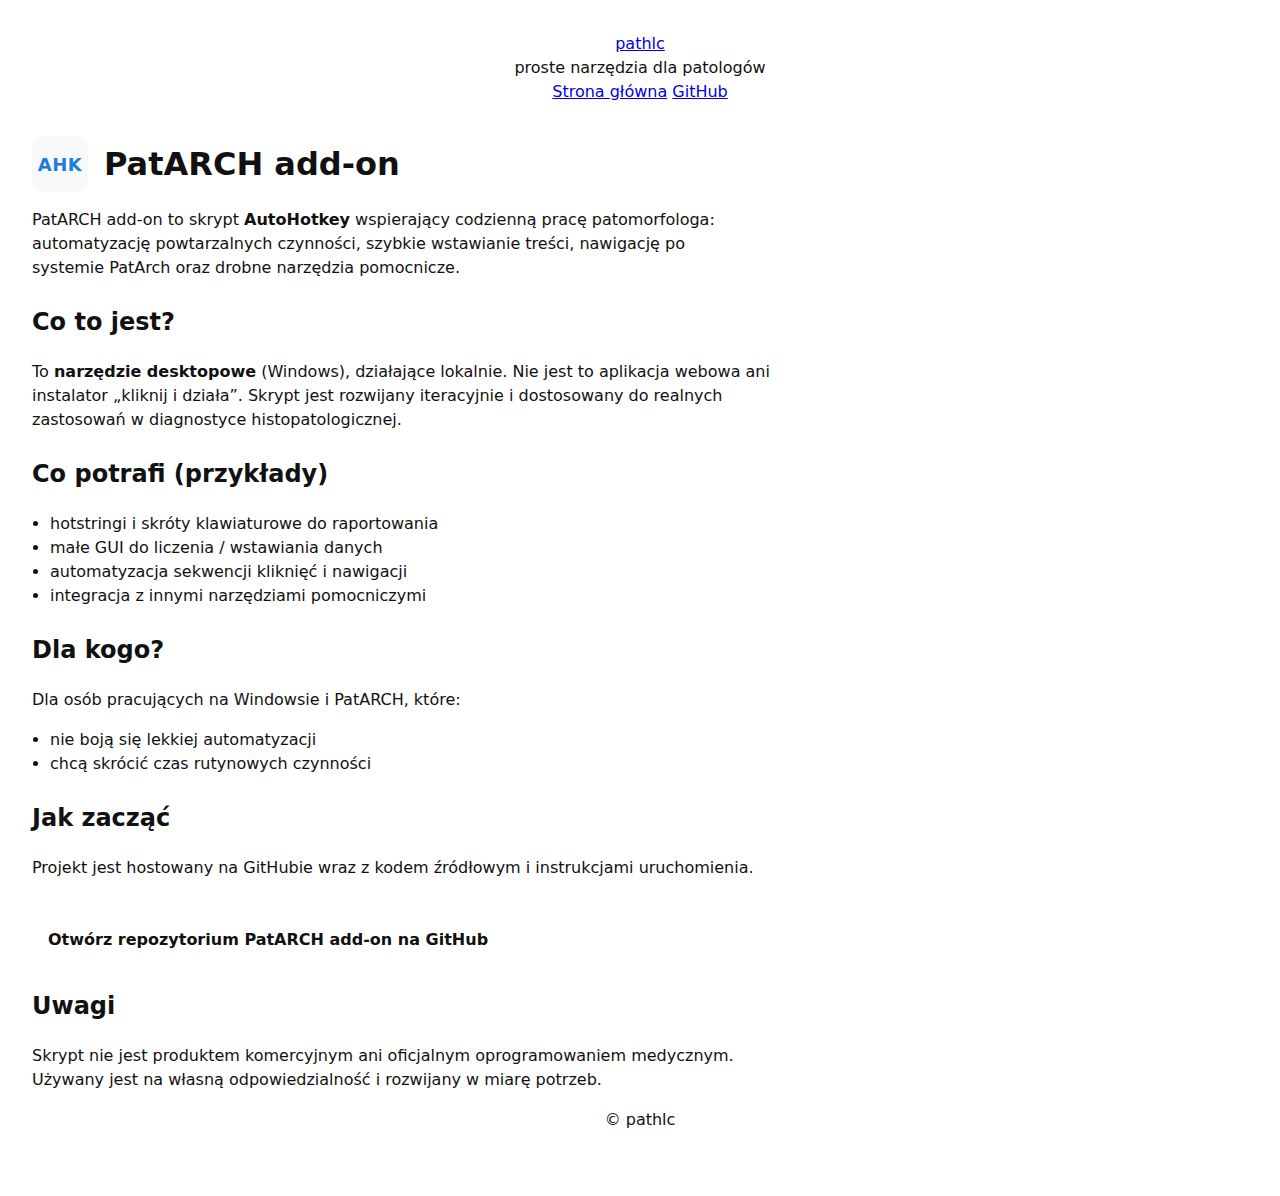
<file: tools/patarch_add-on.html>
<!DOCTYPE html>
<html lang="pl">
<head>
  <meta charset="utf-8">
  <meta name="viewport" content="width=device-width, initial-scale=1">
  <title>PatARCH • AutoHotkey • pathlc</title>
  <link rel="stylesheet" href="../css/style.css">

  <style>
    .tool-header{
      display:flex;
      align-items:center;
      gap:16px;
      margin-bottom: 12px;
    }

    .ahk-icon{
      width:56px;
      height:56px;
      border:1px solid var(--border);
      border-radius:14px;
      display:flex;
      align-items:center;
      justify-content:center;
      font-weight:700;
      letter-spacing:0.5px;
      color:#1c7ed6;
      background:#f8f9fa;
      font-size:18px;
      flex-shrink:0;
    }

    .tool-lead{
      color: var(--muted);
      max-width: 720px;
    }

    .section{
      margin-top: 24px;
      max-width: 760px;
    }

    .cta{
      margin-top: 20px;
      display:inline-block;
      padding:12px 16px;
      border:1px solid var(--border);
      border-radius:12px;
      text-decoration:none;
      color:inherit;
      font-weight:600;
    }

    .cta:hover{
      border-color: var(--accent);
    }

    ul{
      padding-left: 18px;
    }
  </style>
</head>

<body>
  <div class="container">

    <header class="site-header">
      <div class="brand">
        <a class="brand-title" href="../index.html">pathlc</a>
        <div class="brand-subtitle">proste narzędzia dla patologów</div>
      </div>
      <nav class="nav">
        <a href="../index.html">Strona główna</a>
        <a href="https://github.com/pathlc/patarch-skrypt" target="_blank" rel="noopener">GitHub</a>
      </nav>
    </header>

    <main>
      <div class="tool-header">
        <div class="ahk-icon">AHK</div>
        <h1 style="margin:0;">PatARCH add-on</h1>
      </div>

      <p class="tool-lead">
        PatARCH add-on to skrypt <strong>AutoHotkey</strong> wspierający codzienną pracę
        patomorfologa: automatyzację powtarzalnych czynności, szybkie wstawianie treści,
        nawigację po systemie PatArch oraz drobne narzędzia pomocnicze.
      </p>

      <section class="section">
        <h2>Co to jest?</h2>
        <p>
          To <strong>narzędzie desktopowe</strong> (Windows), działające lokalnie.
          Nie jest to aplikacja webowa ani instalator „kliknij i działa”.
          Skrypt jest rozwijany iteracyjnie i dostosowany do realnych zastosowań
          w diagnostyce histopatologicznej.
        </p>
      </section>

      <section class="section">
        <h2>Co potrafi (przykłady)</h2>
        <ul>
          <li>hotstringi i skróty klawiaturowe do raportowania</li>
          <li>małe GUI do liczenia / wstawiania danych</li>
          <li>automatyzacja sekwencji kliknięć i nawigacji</li>
          <li>integracja z innymi narzędziami pomocniczymi</li>
        </ul>
      </section>

      <section class="section">
        <h2>Dla kogo?</h2>
        <p>
          Dla osób pracujących na Windowsie i PatARCH, które:
        </p>
        <ul>
          <li>nie boją się lekkiej automatyzacji</li>
          <li>chcą skrócić czas rutynowych czynności</li>
        </ul>
      </section>

      <section class="section">
        <h2>Jak zacząć</h2>
        <p>
          Projekt jest hostowany na GitHubie wraz z kodem źródłowym
          i instrukcjami uruchomienia.
        </p>

        <a class="cta"
           href="https://github.com/pathlc/patarch-skrypt"
           target="_blank"
           rel="noopener">
          Otwórz repozytorium PatARCH add-on na GitHub
        </a>
      </section>

      <section class="section">
        <h2>Uwagi</h2>
        <p class="tool-lead">
          Skrypt nie jest produktem komercyjnym ani oficjalnym oprogramowaniem medycznym.
          Używany jest na własną odpowiedzialność i rozwijany w miarę potrzeb.
        </p>
      </section>
    </main>

    <footer class="site-footer">
      <div>© pathlc </div>
    </footer>

  </div>
</body>
</html>
</file>
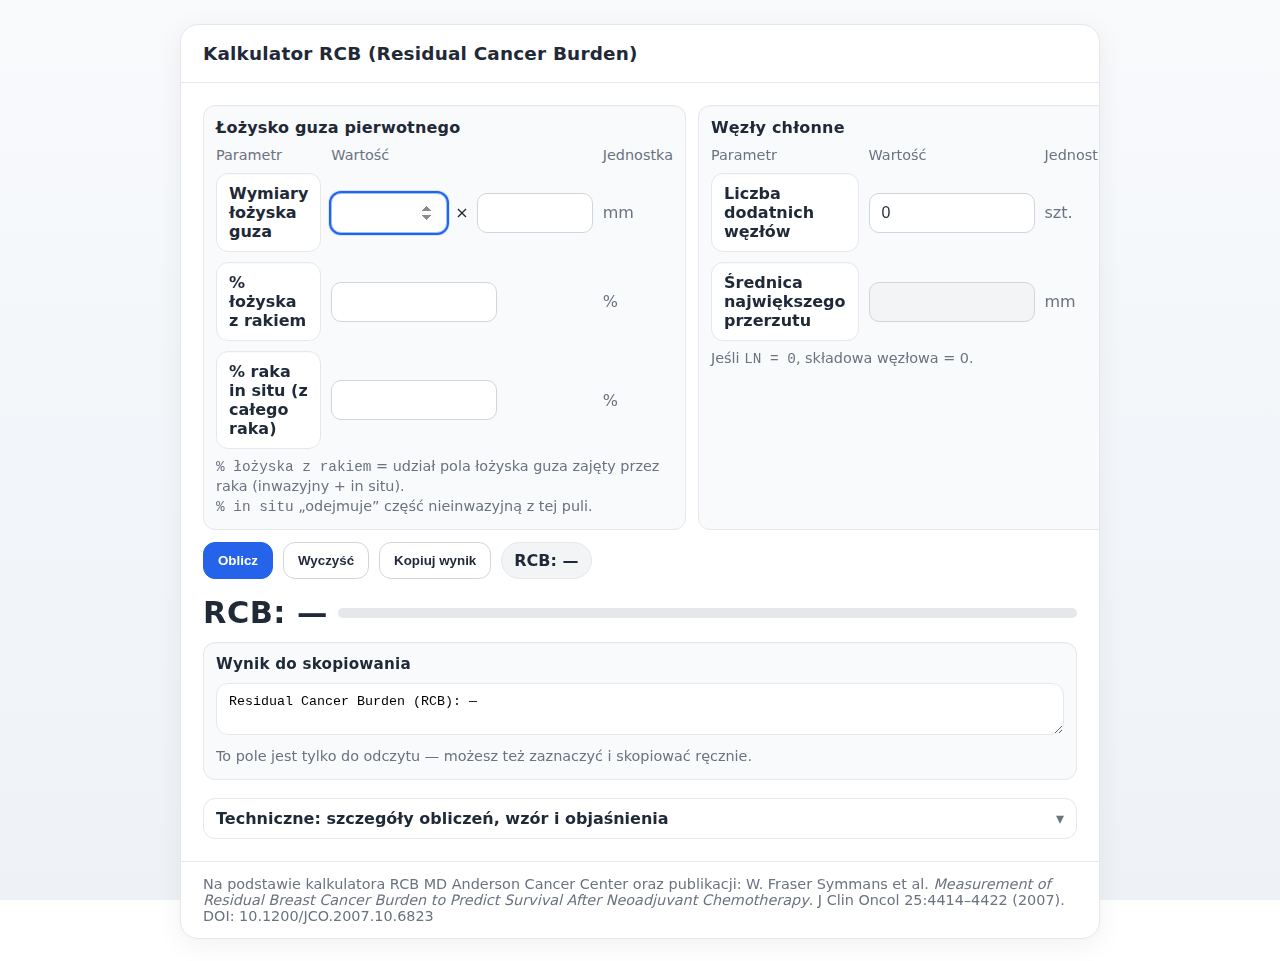
<file: tools/rcb.html>
<!DOCTYPE html>
<html lang="pl">
<head>
  <meta charset="utf-8" />
  <meta name="viewport" content="width=device-width, initial-scale=1" />
  <title>Kalkulator RCB (Residual Cancer Burden) – PL</title>
  <style>
    :root{--bg:#f8fafc;--card:#ffffff;--ink:#1f2937;--muted:#6b7280;--accent:#2563eb;--err:#ef4444;}
    html,body{min-height:100%}
    body{
      margin:0;
      font-family:system-ui,-apple-system,Segoe UI,Roboto,Ubuntu,Cantarell,Inter,Arial,sans-serif;
      background:linear-gradient(180deg,#f8fafc,#eef2f7);
      background-attachment:fixed;
      min-height:100vh;
      color:var(--ink);
      display:flex;
      align-items:flex-start;
      justify-content:center;
      padding:24px;
    }
    .wrap{width:min(920px,100%)}
    .card{background:var(--card);border:1px solid #e5e7eb;box-shadow:0 6px 28px rgba(0,0,0,.06);border-radius:18px;overflow:hidden}
    header{padding:18px 22px;border-bottom:1px solid #e5e7eb;display:flex;align-items:center;gap:14px}
    header h1{font-size:1.15rem;margin:0;font-weight:700;letter-spacing:.2px}
    .content{padding:22px}

    .secTitle{margin:0 0 10px 0;font-size:1rem;font-weight:800;letter-spacing:.2px}
    .split{display:grid;grid-template-columns:1fr 1fr;gap:12px}
    @media (max-width:760px){.split{grid-template-columns:1fr}}

    .block{padding:12px;border-radius:12px;background:#f9fafb;border:1px solid #e5e7eb;box-shadow:inset 0 1px 0 rgba(0,0,0,.02)}
    .grid{display:grid;grid-template-columns:1fr auto auto;gap:10px;align-items:center}
    .grid .head{color:var(--muted);font-size:.9rem}
    label{font-weight:600}
    .row{padding:10px 12px;border-radius:12px;background:#ffffff;border:1px solid #e5e7eb;box-shadow:inset 0 1px 0 rgba(0,0,0,.02)}

    input[type="number"]{width:140px;max-width:100%;padding:10px 12px;border-radius:10px;border:1px solid #d1d5db;background:#ffffff;color:var(--ink);font-size:1rem}
    input[type="number"]:focus{outline:2px solid var(--accent);border-color:#93c5fd;box-shadow:0 0 0 3px rgba(37,99,235,.15)}
    input[type="number"][disabled]{background:#f3f4f6;color:#9ca3af}

    .unit{display:flex;align-items:center;gap:6px;color:var(--muted)}
    .hint{color:var(--muted);font-size:.9rem;margin-top:8px;line-height:1.35}

    .tools{display:flex;gap:10px;flex-wrap:wrap;align-items:center;margin-top:12px}
    .pill{display:inline-flex;gap:8px;align-items:center;background:#f3f4f6;border:1px solid #e5e7eb;border-radius:999px;padding:8px 12px;font-weight:600}
    .pill.err{border-color:#ef444466;color:#991b1b}
    .pill.ok{border-color:#16a34a66;color:#166534;background:#ecfdf5}

    .result{margin-top:16px;display:flex;flex-wrap:wrap;gap:10px;align-items:center}
    .score{font-size:1.9rem;font-weight:800;letter-spacing:.5px}
    .bar{height:10px;background:#e5e7eb;border-radius:999px;overflow:hidden;flex:1;min-width:200px}
    .bar>span{display:block;height:100%;background:linear-gradient(90deg,#7aa2ff,#7affd1);width:0%}

    .btn{cursor:pointer;border:none;border-radius:12px;padding:10px 14px;font-weight:700;background:#ffffff;color:var(--ink);border:1px solid #d1d5db}
    .btn:hover{background:#f3f4f6}
    .btn.primary{background:var(--accent);border-color:var(--accent);color:white}
    .btn.primary:hover{filter:brightness(.96)}

    .errBox{display:none;margin-top:12px}

    /* Techniczne */
    details.tech{margin-top:18px}
    details.tech>summary{list-style:none;cursor:pointer;user-select:none;display:flex;align-items:center;gap:10px;padding:10px 12px;border-radius:12px;background:#ffffff;border:1px solid #e5e7eb;font-weight:800}
    details.tech>summary::-webkit-details-marker{display:none}
    details.tech>summary::after{content:'▾';margin-left:auto;color:var(--muted)}
    details.tech[open]>summary::after{content:'▴'}

    .kpi{margin-top:12px;display:grid;grid-template-columns:1fr 1fr;gap:10px}
    @media (max-width:760px){.kpi{grid-template-columns:1fr}}
    .kpi .k{padding:10px 12px;border-radius:12px;background:#f9fafb;border:1px solid #e5e7eb}
    .kpi .t{color:var(--muted);font-size:.9rem}
    .kpi .v{margin-top:6px;font-family:ui-monospace,SFMono-Regular,Menlo,Monaco,Consolas,monospace}

    .formula{margin-top:10px;padding:12px 14px;border-radius:12px;background:#f9fafb;border:1px solid #e5e7eb;font-size:.98rem}
    .mono{font-family:ui-monospace,SFMono-Regular,Menlo,Monaco,Consolas,monospace}

    .footer{padding:14px 22px;border-top:1px solid #e5e7eb;color:var(--muted);font-size:.9rem}
  </style>
</head>
<body>
  <div class="wrap">
    <div class="card">
      <header>
        <h1>Kalkulator RCB (Residual Cancer Burden)</h1>
      </header>

      <div class="content">
        <div class="split">
          <div class="block">
            <div class="secTitle">Łożysko guza pierwotnego</div>
            <div class="grid">
              <div class="head">Parametr</div>
              <div class="head">Wartość</div>
              <div class="head">Jednostka</div>

              <div class="row"><label>Wymiary łożyska guza</label></div>
              <div style="display:flex;gap:8px;align-items:center">
                <input id="d1" type="number" step="0.1" inputmode="decimal" placeholder="" style="width:90px" />
                ×
                <input id="d2" type="number" step="0.1" inputmode="decimal" placeholder="" style="width:90px" />
              </div>
              <div class="unit">mm</div>

              <div class="row"><label for="cell">% łożyska z rakiem</label></div>
              <div><input id="cell" type="number" step="1" inputmode="numeric" placeholder="" /></div>
              <div class="unit">%</div>

              <div class="row"><label for="insitu">% raka in situ (z całego raka)</label></div>
              <div><input id="insitu" type="number" step="1" inputmode="numeric" placeholder="" /></div>
              <div class="unit">%</div>
            </div>
            <div class="hint">
              <span class="mono">% łożyska z rakiem</span> = udział pola łożyska guza zajęty przez raka (inwazyjny + in situ).<br>
              <span class="mono">% in situ</span> „odejmuje” część nieinwazyjną z tej puli.
            </div>
          </div>

          <div class="block">
            <div class="secTitle">Węzły chłonne</div>
            <div class="grid">
              <div class="head">Parametr</div>
              <div class="head">Wartość</div>
              <div class="head">Jednostka</div>

              <div class="row"><label for="ln">Liczba dodatnich węzłów</label></div>
              <div><input id="ln" type="number" step="1" inputmode="numeric" value="0" /></div>
              <div class="unit">szt.</div>

              <div class="row"><label for="dmet">Średnica największego przerzutu</label></div>
              <div><input id="dmet" type="number" step="0.1" inputmode="decimal" placeholder="" /></div>
              <div class="unit">mm</div>
            </div>
            <div class="hint">
              Jeśli <span class="mono">LN = 0</span>, składowa węzłowa = 0.
            </div>
          </div>
        </div>

        <div class="tools">
          <button class="btn primary" id="calcBtn">Oblicz</button>
          <button class="btn" id="clearBtn" type="button">Wyczyść</button>
          <button class="btn" id="copyBtn" type="button">Kopiuj wynik</button>
          <span class="pill" id="classPill">RCB: —</span>
        </div>

        <div class="errBox pill" id="errBox"><span id="errMsg"></span></div>

        <div class="result">
          <div class="score" id="rcbOut">RCB: —</div>
          <div class="bar" title="Wizualizacja (0–5)"><span id="barFill"></span></div>
        </div>

        <div class="block" style="margin-top:12px">
          <div class="secTitle" style="font-size:.95rem">Wynik do skopiowania</div>
          <textarea class="mono" id="textOut" readonly style="width:100%;min-height:44px;resize:vertical;padding:10px 12px;border-radius:12px;border:1px solid #e5e7eb;background:#ffffff;box-sizing:border-box">Residual Cancer Burden (RCB): —</textarea>
          <div class="hint" style="margin-top:8px">To pole jest tylko do odczytu — możesz też zaznaczyć i skopiować ręcznie.</div>
        </div>

        <details class="tech">
          <summary>Techniczne: szczegóły obliczeń, wzór i objaśnienia</summary>

          <div class="kpi">
            <div class="k">
              <div class="t">d<sub>prim</sub> = √(d1·d2)</div>
              <div class="v" id="dprimOut">—</div>
            </div>
            <div class="k">
              <div class="t">f<sub>inv</sub> = (cell/100)·(1 − in situ/100)</div>
              <div class="v" id="finvOut">—</div>
            </div>
            <div class="k">
              <div class="t">Składowa guza</div>
              <div class="v" id="ptOut">—</div>
            </div>
            <div class="k">
              <div class="t">Składowa węzłów</div>
              <div class="v" id="ndOut">—</div>
            </div>
          </div>

          <div class="formula">
            <div><b>Klasy RCB:</b> RCB-0 = 0 (pCR), RCB-I ≤ 1.36, RCB-II 1.37–3.28, RCB-III &gt; 3.28.</div>
            <div style="margin-top:8px"><b>Wzór (implementacja):</b></div>
            <div class="mono" style="margin-top:6px;line-height:1.45">
              d<sub>prim</sub> = √(d1 · d2)<br>
              f<sub>inv</sub> = (cell/100) · (1 − in&nbsp;situ/100)<br>
              Składowa guza = 1.4 · (f<sub>inv</sub> · d<sub>prim</sub>)<sup>0.17</sup><br>
              Składowa węzłów = [4 · (1 − 0.75<sup>LN</sup>) · d<sub>met</sub>]<sup>0.17</sup><br>
              RCB = Składowa guza + Składowa węzłów = 1.4 · (f<sub>inv</sub> · d<sub>prim</sub>)<sup>0.17</sup> + [4 · (1 − 0.75<sup>LN</sup>) · d<sub>met</sub>]<sup>0.17</sup>
            </div>

            <div style="margin-top:10px"><b>Objaśnienia zmiennych:</b></div>
            <div class="mono" style="margin-top:6px;line-height:1.45">
              d<sub>prim</sub> – geometryczna średnia dwóch największych wymiarów łożyska guza (mm)<br>
              f<sub>inv</sub> – frakcja łożyska guza zajęta przez raka inwazyjnego<br>
              d1, d2 – największe wymiary łożyska guza w badaniu makroskopowym (mm)<br>
              cell – % łożyska z rakiem (rak inwazyjny + in situ)<br>
              in&nbsp;situ – % składowej nieinwazyjnej w obrębie całego raka<br>
              LN – liczba dodatnich węzłów chłonnych<br>
              d<sub>met</sub> – średnica największego przerzutu w węźle chłonnym (mm)
            </div>
          </div>
        </details>
      </div>

      <div class="footer">Na podstawie kalkulatora RCB MD Anderson Cancer Center oraz publikacji: W. Fraser Symmans et&nbsp;al. <i>Measurement of Residual Breast Cancer Burden to Predict Survival After Neoadjuvant Chemotherapy</i>. J Clin Oncol 25:4414–4422 (2007). DOI: 10.1200/JCO.2007.10.6823</div>
    </div>
  </div>

<script>
  const $ = (id) => document.getElementById(id);

  function parseNum(x){
    const s = String(x ?? '').trim().replace(/\s+/g,'').replace(',', '.');
    return s === '' ? NaN : Number(s);
  }

  function showMsg(msg, kind='err'){
    const errMsg = $('errMsg');
    const errBox = $('errBox');
    if (!errMsg || !errBox) return;

    errMsg.textContent = msg;
    errBox.style.display = msg ? 'inline-flex' : 'none';

    errBox.classList.remove('err','ok');
    if (kind === 'ok') errBox.classList.add('ok');
    else errBox.classList.add('err');
  }

  // kompatybilność: stare wywołania
  function showErr(msg){ showMsg(msg, 'err'); }

  function fmt(n, digits){
    return Number.isFinite(n) ? n.toFixed(digits) : '—';
  }

  function clamp01(x){ return Math.max(0, Math.min(1, x)); }

  function classify(rcb){
    if (!Number.isFinite(rcb)) return '—';
    if (rcb === 0) return 'RCB-0 (pCR)';
    if (rcb <= 1.36) return 'RCB-I';
    if (rcb <= 3.28) return 'RCB-II';
    return 'RCB-III';
  }

  function calc(){
    showMsg('', 'err');

    const d1 = parseNum($('d1')?.value);
    const d2 = parseNum($('d2')?.value);
    const cell = parseNum($('cell')?.value);
    const insitu = parseNum($('insitu')?.value);
    const lnRaw = parseNum($('ln')?.value);
    let dmet = parseNum($('dmet')?.value);

    const problems = [];
    if (!(d1 > 0)) problems.push('Wymiar 1 musi być > 0.');
    if (!(d2 > 0)) problems.push('Wymiar 2 musi być > 0.');
    if (!(cell >= 0 && cell <= 100)) problems.push('% łożyska z rakiem: 0–100%.');
    if (!(insitu >= 0 && insitu <= 100)) problems.push('% in situ: 0–100%.');
    if (!(Number.isFinite(lnRaw) && lnRaw >= 0 && Number.isInteger(lnRaw))) problems.push('Liczba węzłów: liczba całkowita ≥ 0.');

    // dmet wymagane tylko przy LN>0
    if (Number.isFinite(lnRaw) && lnRaw === 0 && !Number.isFinite(dmet)) dmet = 0;
    if (Number.isFinite(lnRaw) && lnRaw > 0 && !(Number.isFinite(dmet) && dmet >= 0)) problems.push('Średnica największego przerzutu: podaj wartość ≥ 0 mm (wymagane przy LN > 0).');

    if (problems.length){
      showErr(problems.join(' '));
      return null;
    }

    const LN = lnRaw;

    const dprim = Math.sqrt(d1 * d2);
    const finv = clamp01(cell/100) * (1 - clamp01(insitu/100));

    // Składowa guza
    const pt = 1.4 * Math.pow(finv * dprim, 0.17);

    // Składowa węzłów
    const nodeBase = 4 * (1 - Math.pow(0.75, LN)) * dmet;
    const nd = (LN === 0 || dmet === 0) ? 0 : Math.pow(nodeBase, 0.17);

    const rcb = pt + nd;
    return { dprim, finv, pt, nd, rcb, cls: classify(rcb) };
  }

  function render(res){
    const rcbOut = $('rcbOut');
    const classPill = $('classPill');
    const barFill = $('barFill');
    const dprimOut = $('dprimOut');
    const finvOut = $('finvOut');
    const ptOut = $('ptOut');
    const ndOut = $('ndOut');
    const textOut = $('textOut');

    // jeśli czegoś brakuje w DOM, nie wywalaj całego UI
    if (!rcbOut || !classPill || !barFill || !textOut) return;

    if (!res){
      rcbOut.textContent = 'RCB: —';
      classPill.textContent = 'RCB: —';
      barFill.style.width = '0%';
      if (dprimOut) dprimOut.textContent = '—';
      if (finvOut) finvOut.textContent = '—';
      if (ptOut) ptOut.textContent = '—';
      if (ndOut) ndOut.textContent = '—';
      textOut.value = 'Residual Cancer Burden (RCB): —';
      return;
    }

    const rcbVal = fmt(res.rcb, 3);
    rcbOut.textContent = 'RCB: ' + rcbVal;
    classPill.textContent = 'RCB: ' + res.cls;

    const pct = Math.max(0, Math.min(1, res.rcb / 5)) * 100;
    barFill.style.width = pct.toFixed(1) + '%';

    if (dprimOut) dprimOut.textContent = fmt(res.dprim, 2) + ' mm';
    if (finvOut) finvOut.textContent = fmt(res.finv, 4);
    if (ptOut) ptOut.textContent = fmt(res.pt, 4);
    if (ndOut) ndOut.textContent = fmt(res.nd, 4);

    textOut.value = `Residual Cancer Burden (RCB): ${rcbVal}. ${res.cls}`;
  }

  function syncDmetEnabled(){
    const lnVal = parseNum($('ln')?.value);
    const dm = $('dmet');
    if (!dm) return;
    const disable = Number.isFinite(lnVal) && lnVal === 0;
    dm.disabled = disable;
    if (disable) dm.value = '';
  }

  function clearAll(){
    ['d1','d2','cell','insitu','dmet'].forEach(id => { const el = $(id); if (el) el.value = ''; });
    const ln = $('ln');
    if (ln) ln.value = '0';
    showMsg('', 'err');
    render(null);
    $('d1')?.focus();
    syncDmetEnabled();
  }

  function copyResult(){
    const res = calc();
    if (!res){ render(null); return; }
    render(res);

    const txt = `Residual Cancer Burden (RCB): ${fmt(res.rcb, 3)}. ${res.cls}`;

    // Clipboard API często nie działa w file:// (zapisany lokalnie HTML) lub w niesecure context.
    const canClipboard = !!(navigator.clipboard && window.isSecureContext);

    const fallbackCopy = () => {
      const ta = $('textOut');
      if (ta){
        ta.focus();
        ta.select();
        ta.setSelectionRange(0, ta.value.length);
      }
      try{
        const ok = document.execCommand('copy');
        showMsg(ok ? 'Skopiowano.' : 'Nie udało się skopiować — zaznacz tekst i Ctrl+C.', ok ? 'ok' : 'err');
      }catch(_){
        showMsg('Nie udało się skopiować — zaznacz tekst i Ctrl+C.', 'err');
      }
      setTimeout(() => showMsg('', 'err'), 900);
    };

    if (canClipboard){
      navigator.clipboard.writeText(txt).then(
        () => { showMsg('Skopiowano.', 'ok'); setTimeout(() => showMsg('', 'err'), 900); },
        () => fallbackCopy()
      );
    } else {
      fallbackCopy();
    }
  }

  // Enter navigation + smart skip (LN=0 -> licz)
  const inputOrder = ['d1','d2','cell','insitu','ln','dmet'];
  document.addEventListener('keydown', (e) => {
    if (e.key !== 'Enter') return;
    const t = e.target;
    if (!t || !t.tagName || t.tagName.toLowerCase() !== 'input') return;

    e.preventDefault();

    const id = t.id;
    const idx = inputOrder.indexOf(id);

    if (id === 'ln'){
      const lnVal = parseNum($('ln')?.value);
      if (Number.isFinite(lnVal) && lnVal === 0){
        render(calc());
        $('calcBtn')?.focus();
        return;
      }
    }

    if (idx > -1 && idx < inputOrder.length - 1){
      $(inputOrder[idx + 1])?.focus();
    } else {
      render(calc());
    }
  });

  // init + handlers
  $('calcBtn')?.addEventListener('click', () => render(calc()));
  $('clearBtn')?.addEventListener('click', clearAll);
  $('copyBtn')?.addEventListener('click', copyResult);
  $('ln')?.addEventListener('input', syncDmetEnabled);
  $('ln')?.addEventListener('focus', () => $('ln')?.select());

  window.addEventListener('load', () => {
    $('d1')?.focus();
    syncDmetEnabled();

    // --- self-tests (konsola) ---
    // Test 1: LN=0, pusty dmet -> brak błędu i nd=0
    const t1 = (() => {
      $('d1').value = '10';
      $('d2').value = '10';
      $('cell').value = '10';
      $('insitu').value = '0';
      $('ln').value = '0';
      $('dmet').value = '';
      const r = calc();
      return r && Number.isFinite(r.rcb) && r.nd === 0;
    })();

    // Test 2: LN>0, pusty dmet -> calc() zwraca null
    const t2 = (() => {
      $('ln').value = '1';
      $('dmet').value = '';
      const r = calc();
      return r === null;
    })();

    // Test 3: LN=0, dmet wpisany -> nd nadal 0
    const t3 = (() => {
      $('d1').value = '10';
      $('d2').value = '10';
      $('cell').value = '10';
      $('insitu').value = '0';
      $('ln').value = '0';
      $('dmet').value = '12';
      const r = calc();
      return r && r.nd === 0;
    })();

    clearAll();
    console.log('[RCB self-tests]', { t1, t2, t3 });
  });
</script>
</body>
</html>
</file>
<file: css/style.css>
body {
  margin: 0;
  font-family: system-ui, sans-serif;
  background: #fff;
  color: #111;
  line-height: 1.5;
  padding: 2rem;
}

header, footer {
  text-align: center;
  margin-bottom: 2rem;
}

.grid {
  display: grid;
  gap: 1rem;
  max-width: 600px;
  margin: 0 auto;
}

.card {
  display: block;
  padding: 1rem;
  border: 1px solid #ddd;
  border-radius: 6px;
  text-decoration: none;
  color: inherit;
}

.card:hover {
  border-color: #1c7ed6;
}
</file>
